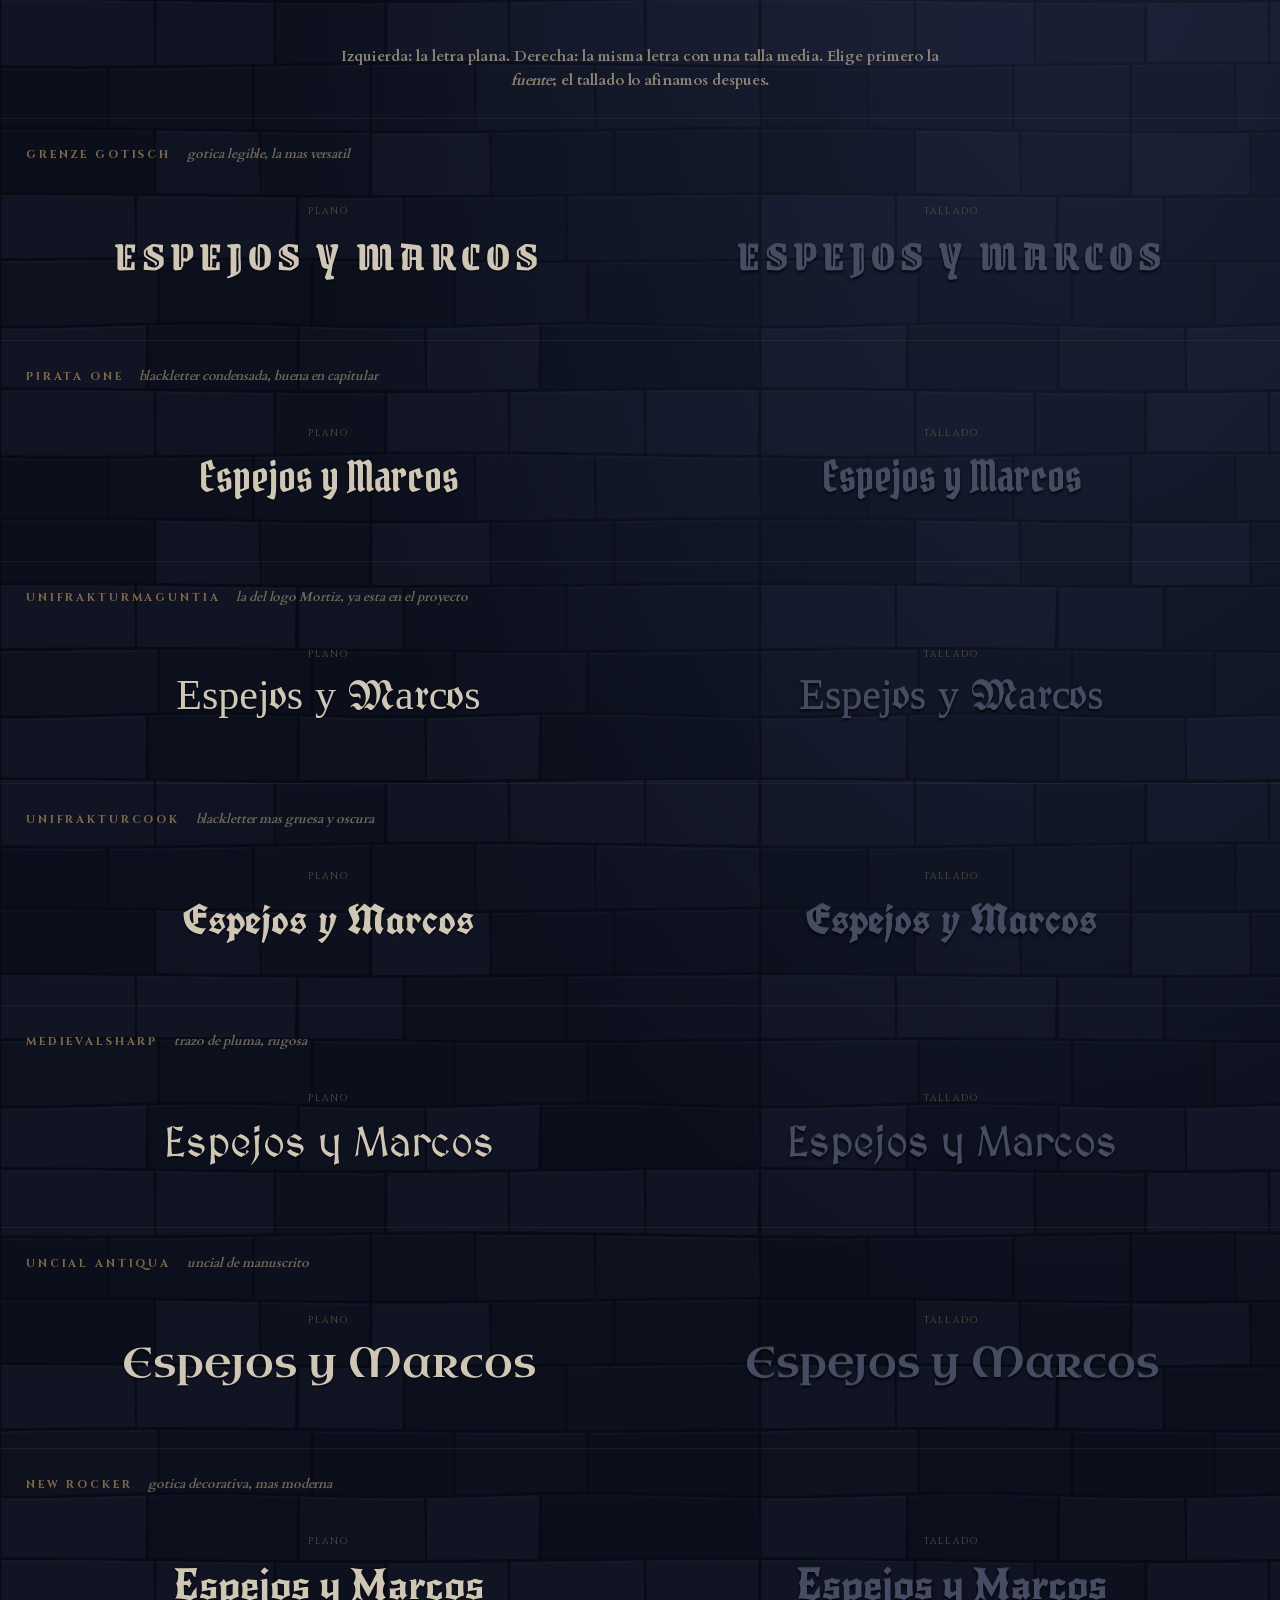
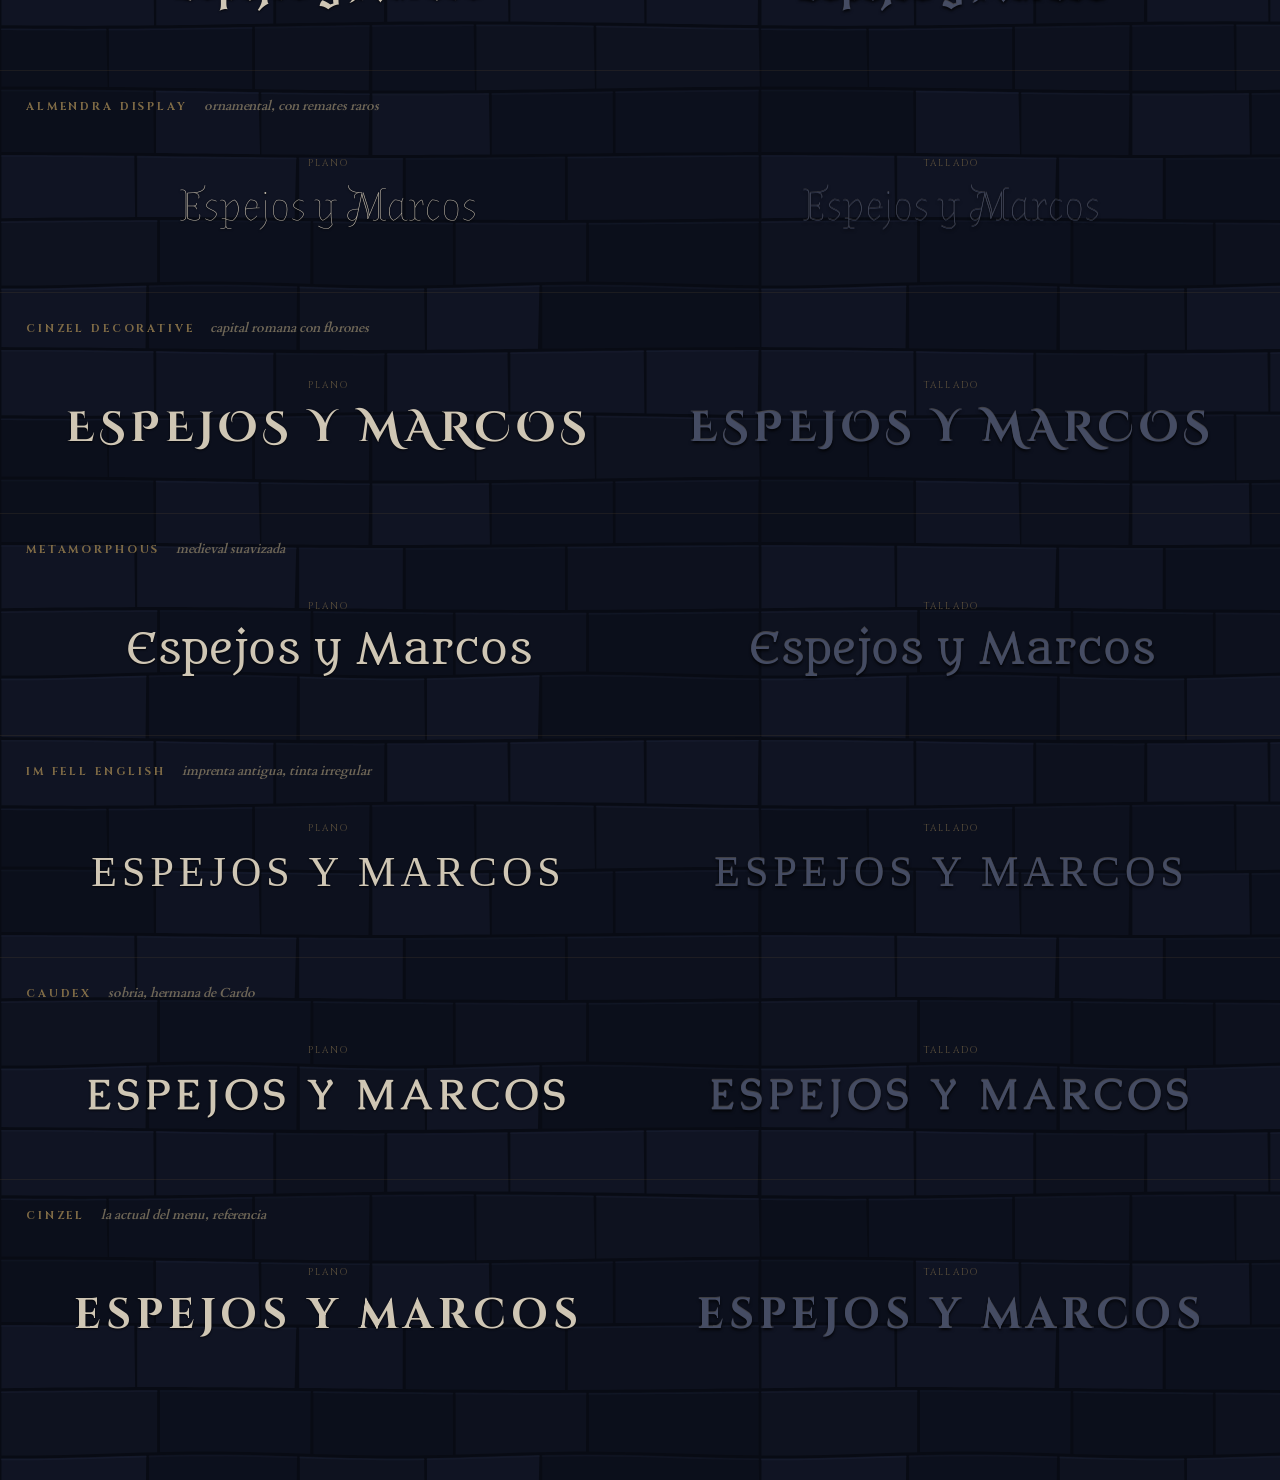
<file: _fuentes.html>
<!doctype html>
<html lang="es">
<head>
<meta charset="utf-8">
<meta name="viewport" content="width=device-width, initial-scale=1">
<title>Mortiz &middot; fuentes goticas</title>
<link rel="preconnect" href="https://fonts.googleapis.com">
<link rel="preconnect" href="https://fonts.gstatic.com" crossorigin>
<link rel="stylesheet" href="https://fonts.googleapis.com/css2?family=Grenze+Gotisch:wght@400..900&family=Pirata+One&family=UnifrakturCook:wght@700&family=MedievalSharp&family=Uncial+Antiqua&family=New+Rocker&family=Almendra+Display&family=Cinzel+Decorative:wght@400;700;900&family=Metamorphous&family=IM+Fell+English:ital@0;1&family=Caudex:wght@400;700&display=swap">
<style>
@font-face {
    font-family: "UnifrakturMaguntia";
    src: url("assets/fonts/unifraktur-mortiz.woff2") format("woff2");
    font-weight: 400;
}
@font-face {
    font-family: "Cinzel";
    src: url("assets/fonts/cinzel.woff2") format("woff2");
    font-weight: 400 700;
}
@font-face {
    font-family: "Cardo";
    src: url("assets/fonts/cardo-700.woff2") format("woff2");
    font-weight: 700;
}

* { box-sizing: border-box; }

body {
    margin: 0;
    padding: 0 0 80px;
    background-color: #070a13;
    background-image: radial-gradient(96% 74% at 84% -4%, rgb(104 120 186 / 0.15), transparent 64%),
        url("assets/img/ui/wall.svg"),
        linear-gradient(180deg, #0c1020 0, #090c17 32%, #06080f 72%, #04050b 100%);
    background-size: auto, 760px 390px, auto;
    background-repeat: no-repeat, repeat, repeat;
    color: #cfc6b4;
    font-family: "Cardo", Georgia, serif;
}

header {
    padding: 44px 26px 26px;
    text-align: center;
}

header p {
    max-width: 640px;
    margin: 0 auto;
    font-size: 15px;
    line-height: 1.6;
    color: #8d8471;
}

.fila {
    border-top: 1px solid rgb(120 92 58 / 0.16);
    padding: 26px 26px 34px;
}

.nombre {
    font-family: "Cinzel", serif;
    font-size: 11px;
    font-weight: 700;
    letter-spacing: 0.26em;
    text-transform: uppercase;
    color: #7e6a45;
}

.nota {
    font-size: 13px;
    color: #6f6757;
    font-style: italic;
    margin-left: 10px;
    letter-spacing: 0;
    text-transform: none;
    font-family: "Cardo", serif;
}

.par {
    display: grid;
    grid-template-columns: 1fr 1fr;
    gap: 18px;
    margin-top: 16px;
}

@media (max-width: 860px) {
    .par { grid-template-columns: 1fr; }
}

.celda {
    padding: 26px 14px;
    text-align: center;
}

.celda span {
    display: block;
    margin-bottom: 14px;
    font-family: "Cinzel", serif;
    font-size: 9px;
    letter-spacing: 0.24em;
    text-transform: uppercase;
    color: #574c3a;
}

.t {
    margin: 0;
    font-size: 42px;
    line-height: 1.16;
    font-weight: 700;
}

.plano .t {
    color: #cfc6b4;
    text-shadow: 0 1px 2px rgb(2 2 6 / 0.85);
}

.tallado .t {
    color: #454c63;
    text-shadow:
        0 -1px 0 rgb(212 202 182 / 0.26),
        0 2px 3px rgb(0 0 0 / 0.82);
}

.caps { text-transform: uppercase; letter-spacing: 0.12em; }

.f-grenze .t { font-family: "Grenze Gotisch", serif; font-weight: 700; }
.f-pirata .t { font-family: "Pirata One", serif; font-weight: 400; }
.f-unifraktur .t { font-family: "UnifrakturMaguntia", serif; font-weight: 400; }
.f-cook .t { font-family: "UnifrakturCook", serif; font-weight: 700; }
.f-medieval .t { font-family: "MedievalSharp", serif; font-weight: 400; }
.f-uncial .t { font-family: "Uncial Antiqua", serif; font-weight: 400; }
.f-rocker .t { font-family: "New Rocker", serif; font-weight: 400; }
.f-almendra .t { font-family: "Almendra Display", serif; font-weight: 400; }
.f-cinzeld .t { font-family: "Cinzel Decorative", serif; font-weight: 700; }
.f-metamorphous .t { font-family: "Metamorphous", serif; font-weight: 400; }
.f-fell .t { font-family: "IM Fell English", serif; font-weight: 400; }
.f-caudex .t { font-family: "Caudex", serif; font-weight: 700; }
.f-cinzel .t { font-family: "Cinzel", serif; font-weight: 700; }
</style>
</head>
<body>

<header>
    <p>Izquierda: la letra plana. Derecha: la misma letra con una talla media.
        Elige primero la <em>fuente</em>; el tallado lo afinamos despues.</p>
</header>

<div class="fila f-grenze">
    <div class="nombre">Grenze Gotisch <span class="nota">gotica legible, la mas versatil</span></div>
    <div class="par">
        <div class="celda plano"><span>plano</span>
            <p class="t caps">Espejos y Marcos</p></div>
        <div class="celda tallado"><span>tallado</span>
            <p class="t caps">Espejos y Marcos</p></div>
    </div>
</div>

<div class="fila f-pirata">
    <div class="nombre">Pirata One <span class="nota">blackletter condensada, buena en capitular</span></div>
    <div class="par">
        <div class="celda plano"><span>plano</span>
            <p class="t">Espejos y Marcos</p></div>
        <div class="celda tallado"><span>tallado</span>
            <p class="t">Espejos y Marcos</p></div>
    </div>
</div>

<div class="fila f-unifraktur">
    <div class="nombre">UnifrakturMaguntia <span class="nota">la del logo Mortiz, ya esta en el proyecto</span></div>
    <div class="par">
        <div class="celda plano"><span>plano</span>
            <p class="t">Espejos y Marcos</p></div>
        <div class="celda tallado"><span>tallado</span>
            <p class="t">Espejos y Marcos</p></div>
    </div>
</div>

<div class="fila f-cook">
    <div class="nombre">UnifrakturCook <span class="nota">blackletter mas gruesa y oscura</span></div>
    <div class="par">
        <div class="celda plano"><span>plano</span>
            <p class="t">Espejos y Marcos</p></div>
        <div class="celda tallado"><span>tallado</span>
            <p class="t">Espejos y Marcos</p></div>
    </div>
</div>

<div class="fila f-medieval">
    <div class="nombre">MedievalSharp <span class="nota">trazo de pluma, rugosa</span></div>
    <div class="par">
        <div class="celda plano"><span>plano</span>
            <p class="t">Espejos y Marcos</p></div>
        <div class="celda tallado"><span>tallado</span>
            <p class="t">Espejos y Marcos</p></div>
    </div>
</div>

<div class="fila f-uncial">
    <div class="nombre">Uncial Antiqua <span class="nota">uncial de manuscrito</span></div>
    <div class="par">
        <div class="celda plano"><span>plano</span>
            <p class="t">Espejos y Marcos</p></div>
        <div class="celda tallado"><span>tallado</span>
            <p class="t">Espejos y Marcos</p></div>
    </div>
</div>

<div class="fila f-rocker">
    <div class="nombre">New Rocker <span class="nota">gotica decorativa, mas moderna</span></div>
    <div class="par">
        <div class="celda plano"><span>plano</span>
            <p class="t">Espejos y Marcos</p></div>
        <div class="celda tallado"><span>tallado</span>
            <p class="t">Espejos y Marcos</p></div>
    </div>
</div>

<div class="fila f-almendra">
    <div class="nombre">Almendra Display <span class="nota">ornamental, con remates raros</span></div>
    <div class="par">
        <div class="celda plano"><span>plano</span>
            <p class="t">Espejos y Marcos</p></div>
        <div class="celda tallado"><span>tallado</span>
            <p class="t">Espejos y Marcos</p></div>
    </div>
</div>

<div class="fila f-cinzeld">
    <div class="nombre">Cinzel Decorative <span class="nota">capital romana con florones</span></div>
    <div class="par">
        <div class="celda plano"><span>plano</span>
            <p class="t caps">Espejos y Marcos</p></div>
        <div class="celda tallado"><span>tallado</span>
            <p class="t caps">Espejos y Marcos</p></div>
    </div>
</div>

<div class="fila f-metamorphous">
    <div class="nombre">Metamorphous <span class="nota">medieval suavizada</span></div>
    <div class="par">
        <div class="celda plano"><span>plano</span>
            <p class="t">Espejos y Marcos</p></div>
        <div class="celda tallado"><span>tallado</span>
            <p class="t">Espejos y Marcos</p></div>
    </div>
</div>

<div class="fila f-fell">
    <div class="nombre">IM Fell English <span class="nota">imprenta antigua, tinta irregular</span></div>
    <div class="par">
        <div class="celda plano"><span>plano</span>
            <p class="t caps">Espejos y Marcos</p></div>
        <div class="celda tallado"><span>tallado</span>
            <p class="t caps">Espejos y Marcos</p></div>
    </div>
</div>

<div class="fila f-caudex">
    <div class="nombre">Caudex <span class="nota">sobria, hermana de Cardo</span></div>
    <div class="par">
        <div class="celda plano"><span>plano</span>
            <p class="t caps">Espejos y Marcos</p></div>
        <div class="celda tallado"><span>tallado</span>
            <p class="t caps">Espejos y Marcos</p></div>
    </div>
</div>

<div class="fila f-cinzel">
    <div class="nombre">Cinzel <span class="nota">la actual del menu, referencia</span></div>
    <div class="par">
        <div class="celda plano"><span>plano</span>
            <p class="t caps">Espejos y Marcos</p></div>
        <div class="celda tallado"><span>tallado</span>
            <p class="t caps">Espejos y Marcos</p></div>
    </div>
</div>

</body>
</html>
</file>
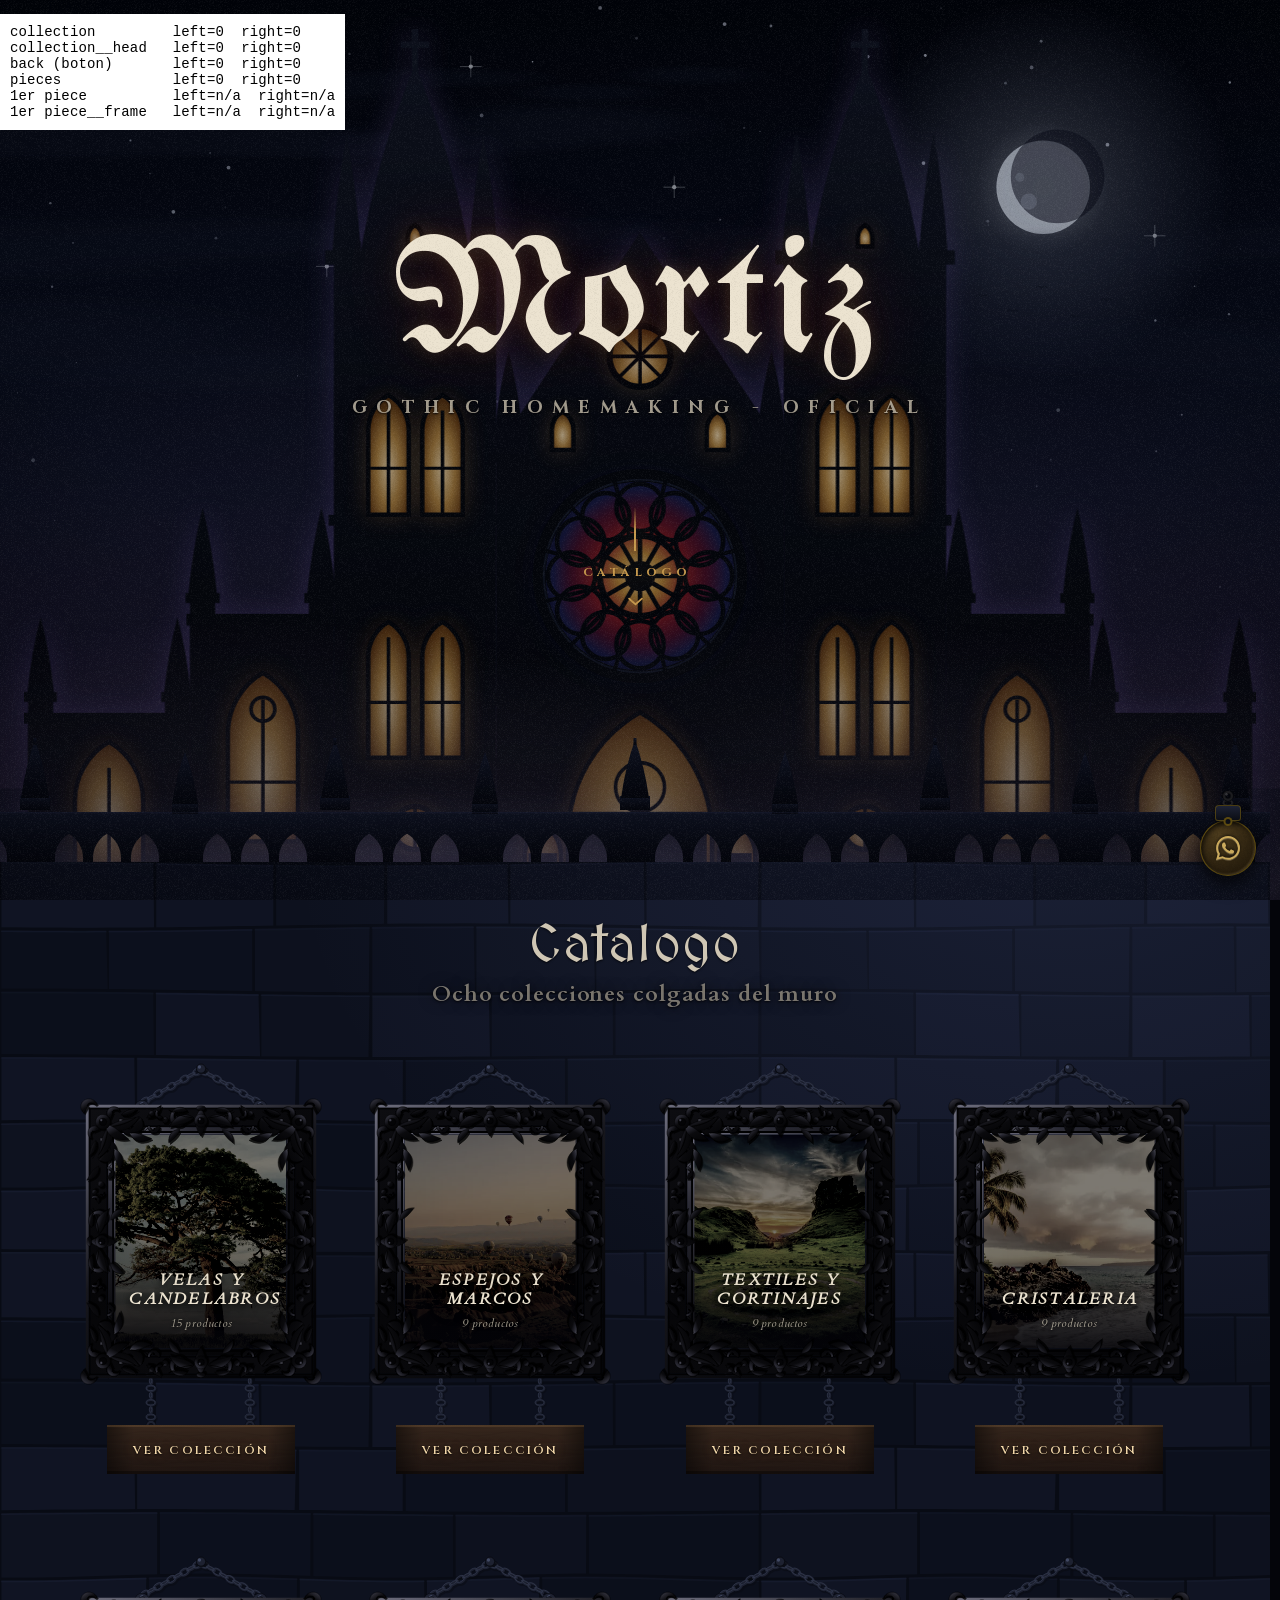
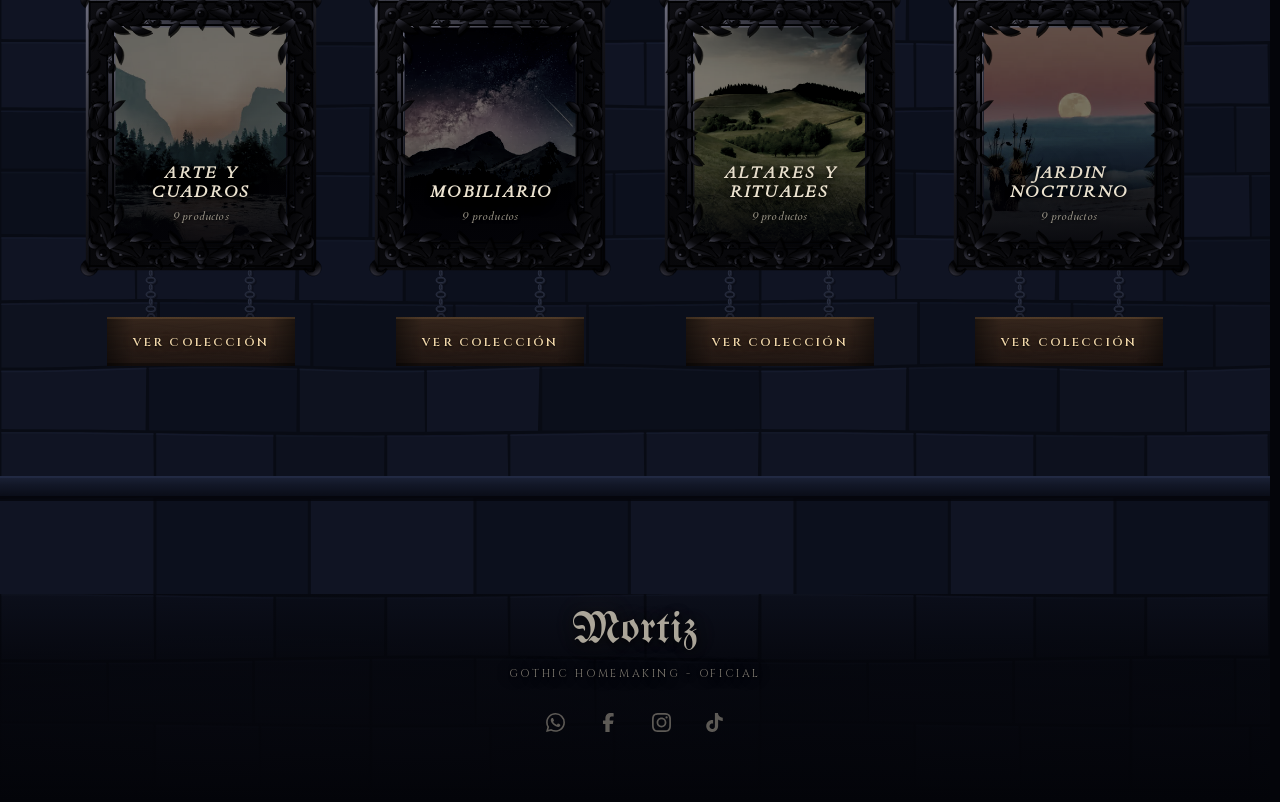
<file: _p.html>
<!doctype html>
<html lang="es">

<head>
    <meta charset="utf-8">
    <meta name="viewport" content="width=device-width, initial-scale=1">
    <title>Mortiz &middot; Gothic Homemaking</title>
    <meta name="description" content="Objetos para habitar la penumbra. Catalogo de decoracion gotica para el hogar.">
    <meta name="theme-color" content="#04050a">

    <link rel="icon" href="assets/img/favicon.png">
    <link rel="apple-touch-icon" href="assets/img/apple-touch-icon.png">

    <link rel="preload" href="assets/fonts/unifraktur-mortiz.woff2" as="font" type="font/woff2" crossorigin>
    <link rel="preload" href="assets/fonts/cinzel.woff2" as="font" type="font/woff2" crossorigin>
    <link rel="stylesheet" href="assets/css/styles.css">

    <script>(function () {
        var d = document.documentElement;
        d.classList.add("js");
        if (!/[?&]c=/.test(location.search)) d.classList.add("intro", "dusk");
    })();</script>
<style>.piece{animation:none!important}</style>
</head>

<body>

<svg class="sprite" aria-hidden="true" xmlns="http://www.w3.org/2000/svg">
    <symbol id="icon-chevron" viewBox="0 0 24 24">
        <path d="M3 8 12 16l9-8"/>
    </symbol>
    <symbol id="icon-whatsapp" viewBox="0 0 24 24">
        <path d="M17.472 14.382c-.297-.149-1.758-.867-2.03-.967-.273-.099-.471-.148-.67.15-.197.297-.767.966-.94 1.164-.173.199-.347.223-.644.075-.297-.15-1.255-.463-2.39-1.475-.883-.788-1.48-1.761-1.653-2.059-.173-.297-.018-.458.13-.606.134-.133.298-.347.446-.52.149-.174.198-.298.298-.497.099-.198.05-.371-.025-.52-.075-.149-.669-1.612-.916-2.207-.242-.579-.487-.5-.669-.51-.173-.008-.371-.01-.57-.01-.198 0-.52.074-.792.372-.272.297-1.04 1.016-1.04 2.479 0 1.462 1.065 2.875 1.213 3.074.149.198 2.096 3.2 5.077 4.487.709.306 1.262.489 1.694.625.712.227 1.36.195 1.871.118.571-.085 1.758-.719 2.006-1.413.248-.694.248-1.289.173-1.413-.074-.124-.272-.198-.57-.347m-5.421 7.403h-.004a9.87 9.87 0 01-5.031-1.378l-.361-.214-3.741.982.998-3.648-.235-.374a9.86 9.86 0 01-1.51-5.26c.001-5.45 4.436-9.884 9.888-9.884 2.64 0 5.122 1.03 6.988 2.898a9.825 9.825 0 012.893 6.994c-.003 5.45-4.437 9.884-9.885 9.884m8.413-18.297A11.815 11.815 0 0012.05 0C5.495 0 .16 5.335.157 11.892c0 2.096.547 4.142 1.588 5.945L.057 24l6.305-1.654a11.882 11.882 0 005.683 1.448h.005c6.554 0 11.89-5.335 11.893-11.893a11.821 11.821 0 00-3.48-8.413Z"/>
    </symbol>
    <symbol id="icon-facebook" viewBox="6.627 4.486 11.342 19.47">
        <path d="M9.101 23.956v-8.245H6.627v-3.667h2.474v-1.58c0-4.085 1.848-5.978 5.858-5.978.401 0 .955.042 1.468.103a8.68 8.68 0 0 1 1.141.195v3.325a8.623 8.623 0 0 0-.653-.036 26.805 26.805 0 0 0-.733-.009c-.707 0-1.259.096-1.675.309a1.686 1.686 0 0 0-.679.622c-.258.42-.374.995-.374 1.752v1.297h3.919l-.386 2.103-.287 1.564h-3.246v8.245Z"/>
    </symbol>
    <symbol id="icon-instagram" viewBox="0 0 24 24">
        <path d="M7.0301.084c-1.2768.0602-2.1487.264-2.911.5634-.7888.3075-1.4575.72-2.1228 1.3877-.6652.6677-1.075 1.3368-1.3802 2.127-.2954.7638-.4956 1.6365-.552 2.914-.0564 1.2775-.0689 1.6882-.0626 4.947.0062 3.2586.0206 3.6671.0825 4.9473.061 1.2765.264 2.1482.5635 2.9107.308.7889.72 1.4573 1.388 2.1228.6679.6655 1.3365 1.0743 2.1285 1.38.7632.295 1.6361.4961 2.9134.552 1.2773.056 1.6884.069 4.9462.0627 3.2578-.0062 3.668-.0207 4.9478-.0814 1.28-.0607 2.147-.2652 2.9098-.5633.7889-.3086 1.4578-.72 2.1228-1.3881.665-.6682 1.0745-1.3378 1.3795-2.1284.2957-.7632.4966-1.636.552-2.9124.056-1.2809.0692-1.6898.063-4.948-.0063-3.2583-.021-3.6668-.0817-4.9465-.0607-1.2797-.264-2.1487-.5633-2.9117-.3084-.7889-.72-1.4568-1.3876-2.1228C21.2982 1.33 20.628.9208 19.8378.6165 19.074.321 18.2017.1197 16.9244.0645 15.6471.0093 15.236-.005 11.977.0014 8.718.0076 8.31.0215 7.0301.0839m.1402 21.6932c-1.17-.0509-1.8053-.2453-2.2287-.408-.5606-.216-.96-.4771-1.3819-.895-.422-.4178-.6811-.8186-.9-1.378-.1644-.4234-.3624-1.058-.4171-2.228-.0595-1.2645-.072-1.6442-.079-4.848-.007-3.2037.0053-3.583.0607-4.848.05-1.169.2456-1.805.408-2.2282.216-.5613.4762-.96.895-1.3816.4188-.4217.8184-.6814 1.3783-.9003.423-.1651 1.0575-.3614 2.227-.4171 1.2655-.06 1.6447-.072 4.848-.079 3.2033-.007 3.5835.005 4.8495.0608 1.169.0508 1.8053.2445 2.228.408.5608.216.96.4754 1.3816.895.4217.4194.6816.8176.9005 1.3787.1653.4217.3617 1.056.4169 2.2263.0602 1.2655.0739 1.645.0796 4.848.0058 3.203-.0055 3.5834-.061 4.848-.051 1.17-.245 1.8055-.408 2.2294-.216.5604-.4763.96-.8954 1.3814-.419.4215-.8181.6811-1.3783.9-.4224.1649-1.0577.3617-2.2262.4174-1.2656.0595-1.6448.072-4.8493.079-3.2045.007-3.5825-.006-4.848-.0608M16.953 5.5864A1.44 1.44 0 1 0 18.39 4.144a1.44 1.44 0 0 0-1.437 1.4424M5.8385 12.012c.0067 3.4032 2.7706 6.1557 6.173 6.1493 3.4026-.0065 6.157-2.7701 6.1506-6.1733-.0065-3.4032-2.771-6.1565-6.174-6.1498-3.403.0067-6.156 2.771-6.1496 6.1738M8 12.0077a4 4 0 1 1 4.008 3.9921A3.9996 3.9996 0 0 1 8 12.0077"/>
    </symbol>
    <symbol id="icon-tiktok" viewBox="0 0 24 24">
        <path d="M12.525.02c1.31-.02 2.61-.01 3.91-.02.08 1.53.63 3.09 1.75 4.17 1.12 1.11 2.7 1.62 4.24 1.79v4.03c-1.44-.05-2.89-.35-4.2-.97-.57-.26-1.1-.59-1.62-.93-.01 2.92.01 5.84-.02 8.75-.08 1.4-.54 2.79-1.35 3.94-1.31 1.92-3.58 3.17-5.91 3.21-1.43.08-2.86-.31-4.08-1.03-2.02-1.19-3.44-3.37-3.65-5.71-.02-.5-.03-1-.01-1.49.18-1.9 1.12-3.72 2.58-4.96 1.66-1.44 3.98-2.13 6.15-1.72.02 1.48-.04 2.96-.04 4.44-.99-.32-2.15-.23-3.02.37-.63.41-1.11 1.04-1.36 1.75-.21.51-.15 1.07-.14 1.61.24 1.64 1.82 3.02 3.5 2.87 1.12-.01 2.19-.66 2.77-1.61.19-.33.4-.67.41-1.06.1-1.79.06-3.57.07-5.36.01-4.03-.01-8.05.02-12.07z"/>
    </symbol>
</svg>

<div class="backdrop" aria-hidden="true">
    <div class="backdrop__sky">
        <svg class="sky" xmlns="http://www.w3.org/2000/svg" viewBox="0 0 1600 1000"
             width="100%" height="100%" preserveAspectRatio="xMidYMin slice">
            <defs>
                <linearGradient id="sky-g-sky" x1="0" y1="0" x2="0" y2="1">
                    <stop offset="0" stop-color="#02030a"/>
                    <stop offset=".28" stop-color="#070a18"/>
                    <stop offset=".55" stop-color="#0e1226"/>
                    <stop offset=".78" stop-color="#1a1730"/>
                    <stop offset="1" stop-color="#2b2038"/>
                </linearGradient>
                <radialGradient id="sky-g-horizon" cx=".5" cy="1" r=".72">
                    <stop offset="0" stop-color="#6b4a63" stop-opacity=".55"/>
                    <stop offset=".45" stop-color="#3a2c4c" stop-opacity=".30"/>
                    <stop offset="1" stop-color="#3a2c4c" stop-opacity="0"/>
                </radialGradient>
                <radialGradient id="sky-g-moon" cx=".5" cy=".5" r=".5">
                    <stop offset="0" stop-color="#eef3ff" stop-opacity=".55"/>
                    <stop offset=".35" stop-color="#c9d4f0" stop-opacity=".20"/>
                    <stop offset="1" stop-color="#8fa2d8" stop-opacity="0"/>
                </radialGradient>
                <linearGradient id="sky-g-stone" gradientUnits="userSpaceOnUse" x1="0" y1="0" x2="0" y2="1000">
                    <stop offset="0" stop-color="#141828"/>
                    <stop offset=".45" stop-color="#0a0c16"/>
                    <stop offset="1" stop-color="#04050a"/>
                </linearGradient>
                <radialGradient id="sky-g-glass" cx=".5" cy=".62" r=".72">
                    <stop offset="0" stop-color="#f6dcb0"/>
                    <stop offset=".42" stop-color="#b98a45"/>
                    <stop offset=".78" stop-color="#6b3f16"/>
                    <stop offset="1" stop-color="#2a170a"/>
                </radialGradient>
                <radialGradient id="sky-g-rose" cx=".5" cy=".5" r=".5">
                    <stop offset="0" stop-color="#f2d5a4"/>
                    <stop offset=".22" stop-color="#bd8a3c"/>
                    <stop offset=".46" stop-color="#7d1a24"/>
                    <stop offset=".68" stop-color="#46102a"/>
                    <stop offset=".86" stop-color="#1b1d49"/>
                    <stop offset="1" stop-color="#0d0f29"/>
                </radialGradient>
                <radialGradient id="sky-g-cloud" cx=".5" cy=".5" r=".5">
                    <stop offset="0" stop-color="#1b2136"/>
                    <stop offset=".5" stop-color="#1b2136" stop-opacity=".85"/>
                    <stop offset="1" stop-color="#1b2136" stop-opacity="0"/>
                </radialGradient>
                <radialGradient id="sky-g-fog" cx=".5" cy=".5" r=".5">
                    <stop offset="0" stop-color="#8e7fa6" stop-opacity=".40"/>
                    <stop offset="1" stop-color="#8e7fa6" stop-opacity="0"/>
                </radialGradient>
                <linearGradient id="sky-g-sky-day" x1="0" y1="0" x2="0" y2="1">
                    <stop offset="0" stop-color="#3f6490"/>
                    <stop offset=".35" stop-color="#6f93b8"/>
                    <stop offset=".7" stop-color="#a8bed2"/>
                    <stop offset="1" stop-color="#cfd8de"/>
                </linearGradient>
                <linearGradient id="sky-g-sky-dusk" x1="0" y1="0" x2="0" y2="1">
                    <stop offset="0" stop-color="#152040"/>
                    <stop offset=".3" stop-color="#3b3560"/>
                    <stop offset=".58" stop-color="#8a4f5e"/>
                    <stop offset=".8" stop-color="#c9713f"/>
                    <stop offset="1" stop-color="#e8a35c"/>
                </linearGradient>
                <radialGradient id="sky-g-sun" cx=".5" cy=".5" r=".5">
                    <stop offset="0" stop-color="#fff6e2"/>
                    <stop offset=".28" stop-color="#ffe7b0" stop-opacity=".9"/>
                    <stop offset=".6" stop-color="#f7c877" stop-opacity=".35"/>
                    <stop offset="1" stop-color="#f0b060" stop-opacity="0"/>
                </radialGradient>
                <filter id="sky-f-soft" x="-30%" y="-120%" width="160%" height="340%">
                    <feGaussianBlur stdDeviation="16"/>
                </filter>
                <filter id="sky-f-halo" x="-25%" y="-25%" width="150%" height="150%">
                    <feGaussianBlur stdDeviation="16"/>
                </filter>
                <filter id="sky-f-bloom" x="-45%" y="-45%" width="190%" height="190%">
                    <feGaussianBlur stdDeviation="13"/>
                </filter>
                <g id="sky-mL">
                    <rect x="120" y="800" width="180" height="200"/>
                    <rect x="116" y="792" width="188" height="12"/>
                    <rect x="120" y="778" width="28" height="222"/>
                    <rect x="272" y="778" width="28" height="222"/>
                    <rect x="116" y="769" width="36" height="11"/>
                    <path d="M119,771Q123.8,724.2 134,686Q144.2,724.2 149,771Z"/>
                    <rect x="268" y="769" width="36" height="11"/>
                    <path d="M271,771Q275.8,724.2 286,686Q296.2,724.2 301,771Z"/>
                    <rect x="300" y="690" width="160" height="310"/>
                    <rect x="296" y="682" width="168" height="13"/>
                    <rect x="300" y="668" width="28" height="332"/>
                    <rect x="432" y="668" width="28" height="332"/>
                    <rect x="295" y="659" width="38" height="11"/>
                    <path d="M298,661Q303.1,607.6 314,564Q324.9,607.6 330,661Z"/>
                    <rect x="427" y="659" width="38" height="11"/>
                    <path d="M430,661Q435.1,607.6 446,564Q456.9,607.6 462,661Z"/>
                    <rect x="460" y="290" width="180" height="710"/>
                    <rect x="460" y="268" width="30" height="732"/>
                    <rect x="610" y="268" width="30" height="732"/>
                    <rect x="450" y="278" width="200" height="16"/>
                    <rect x="454" y="572" width="192" height="12"/>
                    <rect x="454" y="842" width="192" height="11"/>
                    <path d="M488,290Q507.8,170.1 550,72Q592.2,170.1 612,290Z"/>
                    <path d="M526,274L550,208L574,274Z"/>
                    <rect x="455" y="279" width="38" height="11"/>
                    <path d="M458,281Q463.1,207.8 474,148Q484.9,207.8 490,281Z"/>
                    <rect x="607" y="279" width="38" height="11"/>
                    <path d="M610,281Q615.1,207.8 626,148Q636.9,207.8 642,281Z"/>
                    <rect x="546.5" y="32" width="7" height="52"/>
                    <rect x="534" y="46" width="32" height="7"/>
                </g>
                <g id="sky-gL">
                    <path d="M172,960L172,890A76,76 0 0 1 210,824.2A76,76 0 0 1 248,890L248,960Z"
                          fill="url(#sky-g-glass)"/>
                    <path d="M342,935L342,815A78,78 0 0 1 381,747.5A78,78 0 0 1 420,815L420,935Z"
                          fill="url(#sky-g-glass)"/>
                    <path d="M498,572L498,478A45,45 0 0 1 520.5,439A45,45 0 0 1 543,478L543,572Z"
                          fill="url(#sky-g-glass)"/>
                    <path d="M558,572L558,478A45,45 0 0 1 580.5,439A45,45 0 0 1 603,478L603,572Z"
                          fill="url(#sky-g-glass)"/>
                    <path d="M498,842L498,730A45,45 0 0 1 520.5,691A45,45 0 0 1 543,730L543,842Z"
                          fill="url(#sky-g-glass)"/>
                    <path d="M558,842L558,730A45,45 0 0 1 580.5,691A45,45 0 0 1 603,730L603,842Z"
                          fill="url(#sky-g-glass)"/>
                    <circle cx="550" cy="920" r="24" fill="url(#sky-g-glass)"/>
                    <path d="M542,274L542,264A16,16 0 0 1 550,250.1A16,16 0 0 1 558,264L558,274Z"
                          fill="url(#sky-g-glass)"/>
                </g>
                <g id="sky-lL">
                    <path d="M172,960L172,890A76,76 0 0 1 210,824.2A76,76 0 0 1 248,890L248,960Z" fill="none"
                          stroke="#06070d" stroke-width="5"/>
                    <line x1="210" y1="960" x2="210" y2="853.1" stroke="#06070d" stroke-width="4"/>
                    <line x1="174" y1="921.5" x2="246" y2="921.5" stroke="#06070d" stroke-width="3.5"/>
                    <path d="M342,935L342,815A78,78 0 0 1 381,747.5A78,78 0 0 1 420,815L420,935Z" fill="none"
                          stroke="#06070d" stroke-width="5"/>
                    <line x1="381" y1="935" x2="381" y2="777.1" stroke="#06070d" stroke-width="4"/>
                    <line x1="344" y1="869" x2="418" y2="869" stroke="#06070d" stroke-width="3.5"/>
                    <circle cx="381" cy="788" r="13.3" fill="none" stroke="#06070d" stroke-width="4"/>
                    <path d="M498,572L498,478A45,45 0 0 1 520.5,439A45,45 0 0 1 543,478L543,572Z" fill="none"
                          stroke="#06070d" stroke-width="5"/>
                    <line x1="520.5" y1="572" x2="520.5" y2="456.1" stroke="#06070d" stroke-width="4"/>
                    <line x1="500" y1="520.3" x2="541" y2="520.3" stroke="#06070d" stroke-width="3.5"/>
                    <path d="M558,572L558,478A45,45 0 0 1 580.5,439A45,45 0 0 1 603,478L603,572Z" fill="none"
                          stroke="#06070d" stroke-width="5"/>
                    <line x1="580.5" y1="572" x2="580.5" y2="456.1" stroke="#06070d" stroke-width="4"/>
                    <line x1="560" y1="520.3" x2="601" y2="520.3" stroke="#06070d" stroke-width="3.5"/>
                    <path d="M498,842L498,730A45,45 0 0 1 520.5,691A45,45 0 0 1 543,730L543,842Z" fill="none"
                          stroke="#06070d" stroke-width="5"/>
                    <line x1="520.5" y1="842" x2="520.5" y2="708.1" stroke="#06070d" stroke-width="4"/>
                    <line x1="500" y1="780.4" x2="541" y2="780.4" stroke="#06070d" stroke-width="3.5"/>
                    <path d="M558,842L558,730A45,45 0 0 1 580.5,691A45,45 0 0 1 603,730L603,842Z" fill="none"
                          stroke="#06070d" stroke-width="5"/>
                    <line x1="580.5" y1="842" x2="580.5" y2="708.1" stroke="#06070d" stroke-width="4"/>
                    <line x1="560" y1="780.4" x2="601" y2="780.4" stroke="#06070d" stroke-width="3.5"/>
                    <circle cx="550" cy="920" r="24" fill="none" stroke="#06070d" stroke-width="6"/>
                    <line x1="550" y1="896" x2="550" y2="944" stroke="#06070d" stroke-width="4"/>
                    <path d="M542,274L542,264A16,16 0 0 1 550,250.1A16,16 0 0 1 558,264L558,274Z" fill="none"
                          stroke="#06070d" stroke-width="5"/>
                </g>
                <g id="sky-mass">
                    <use href="#sky-mL"/>
                    <use href="#sky-mL" transform="translate(1600,0) scale(-1,1)"/>
                    <rect x="640" y="510" width="320" height="490"/>
                    <path d="M634,510L800,258L966,510Z"/>
                    <rect x="628" y="496" width="344" height="18"/>
                    <rect x="640" y="492" width="28" height="508"/>
                    <rect x="932" y="492" width="28" height="508"/>
                    <rect x="635" y="483" width="38" height="11"/>
                    <path d="M638,485Q643.1,432.8 654,390Q664.9,432.8 670,485Z"/>
                    <rect x="927" y="483" width="38" height="11"/>
                    <path d="M930,485Q935.1,432.8 946,390Q956.9,432.8 962,485Z"/>
                    <rect x="636" y="770" width="328" height="15"/>
                </g>
                <g id="sky-glassG">
                    <use href="#sky-gL"/>
                    <use href="#sky-gL" transform="translate(1600,0) scale(-1,1)"/>
                    <circle cx="800" cy="396" r="34" fill="url(#sky-g-glass)"/>
                    <path d="M702,500L702,478A24,24 0 0 1 714,457.2A24,24 0 0 1 726,478L726,500Z"
                          fill="url(#sky-g-glass)"/>
                    <path d="M874,500L874,478A24,24 0 0 1 886,457.2A24,24 0 0 1 898,478L898,500Z"
                          fill="url(#sky-g-glass)"/>
                    <circle cx="800" cy="640" r="112" fill="url(#sky-g-rose)"/>
                    <path d="M720,1000L720,930A160,160 0 0 1 800,791.4A160,160 0 0 1 880,930L880,1000Z"
                          fill="url(#sky-g-glass)"/>
                    <path d="M672,1000L672,950A40,40 0 0 1 692,915.4A40,40 0 0 1 712,950L712,1000Z"
                          fill="url(#sky-g-glass)"/>
                    <path d="M888,1000L888,950A40,40 0 0 1 908,915.4A40,40 0 0 1 928,950L928,1000Z"
                          fill="url(#sky-g-glass)"/>
                </g>
            </defs>
            <rect width="1600" height="1000" fill="url(#sky-g-sky)"/>
            <rect width="1600" height="1000" fill="url(#sky-g-horizon)"/>
            <rect class="sky__dusk" width="1600" height="1000" fill="url(#sky-g-sky-dusk)"/>
            <rect class="sky__day" width="1600" height="1000" fill="url(#sky-g-sky-day)"/>
            <g class="sky__stars">
                <g class="sky__twinkle sky__twinkle--a">
                    <circle cx="99.4" cy="491.5" r="0.7" fill="#e6ecff" opacity="0.11"/>
                    <circle cx="125.7" cy="511.4" r="2.1" fill="#e6ecff" opacity="0.31"/>
                    <circle cx="1593" cy="66.5" r="0.9" fill="#e6ecff" opacity="0.26"/>
                    <circle cx="842.6" cy="972.2" r="0.7" fill="#e6ecff" opacity="0.04"/>
                    <circle cx="1235.1" cy="74.9" r="2.1" fill="#e6ecff" opacity="0.46"/>
                    <circle cx="1117" cy="61.7" r="1.6" fill="#e6ecff" opacity="0.76"/>
                    <circle cx="266.5" cy="582.8" r="0.9" fill="#e6ecff" opacity="0.21"/>
                    <circle cx="1245.7" cy="45.9" r="1.6" fill="#e6ecff" opacity="0.48"/>
                    <circle cx="1467.2" cy="276.6" r="0.9" fill="#e6ecff" opacity="0.25"/>
                    <circle cx="921.4" cy="853.3" r="0.7" fill="#e6ecff" opacity="0.18"/>
                    <circle cx="149.7" cy="578.2" r="0.7" fill="#e6ecff" opacity="0.25"/>
                    <circle cx="1416.2" cy="318" r="0.9" fill="#e6ecff" opacity="0.43"/>
                    <circle cx="826.4" cy="264.5" r="1.3" fill="#e6ecff" opacity="0.15"/>
                    <circle cx="108.4" cy="436.5" r="0.7" fill="#e6ecff" opacity="0.34"/>
                    <circle cx="1050.9" cy="428.4" r="0.7" fill="#e6ecff" opacity="0.23"/>
                    <circle cx="384.8" cy="734" r="1.3" fill="#e6ecff" opacity="0.16"/>
                    <circle cx="126.1" cy="81.2" r="1.1" fill="#e6ecff" opacity="0.54"/>
                    <circle cx="1264.7" cy="455.6" r="2.1" fill="#e6ecff" opacity="0.34"/>
                    <circle cx="1320.3" cy="906.7" r="1.1" fill="#e6ecff" opacity="0.05"/>
                    <circle cx="1213.4" cy="232.5" r="1.6" fill="#e6ecff" opacity="0.52"/>
                    <circle cx="983" cy="254.2" r="0.9" fill="#e6ecff" opacity="0.19"/>
                    <circle cx="581.7" cy="555.1" r="1.1" fill="#e6ecff" opacity="0.23"/>
                    <circle cx="816.4" cy="298.5" r="2.1" fill="#e6ecff" opacity="0.36"/>
                    <circle cx="1568.4" cy="532.4" r="1.3" fill="#e6ecff" opacity="0.30"/>
                    <circle cx="755.7" cy="345.2" r="0.9" fill="#e6ecff" opacity="0.34"/>
                    <circle cx="1186.9" cy="249.9" r="0.7" fill="#e6ecff" opacity="0.30"/>
                    <circle cx="806" cy="319.6" r="0.7" fill="#e6ecff" opacity="0.42"/>
                    <circle cx="610.6" cy="643.2" r="1.1" fill="#e6ecff" opacity="0.30"/>
                    <circle cx="1294.2" cy="621" r="0.9" fill="#e6ecff" opacity="0.11"/>
                    <circle cx="173.7" cy="402.8" r="0.7" fill="#e6ecff" opacity="0.43"/>
                    <circle cx="133.9" cy="784.1" r="2.1" fill="#e6ecff" opacity="0.11"/>
                    <circle cx="894" cy="26.8" r="2.1" fill="#e6ecff" opacity="0.64"/>
                    <circle cx="549.4" cy="847.7" r="1.1" fill="#e6ecff" opacity="0.17"/>
                    <circle cx="593.5" cy="875.7" r="1.6" fill="#e6ecff" opacity="0.10"/>
                    <circle cx="483.3" cy="757.3" r="1.1" fill="#e6ecff" opacity="0.18"/>
                    <circle cx="461.1" cy="280.9" r="0.7" fill="#e6ecff" opacity="0.21"/>
                    <circle cx="624" cy="128.2" r="2.1" fill="#e6ecff" opacity="0.50"/>
                    <circle cx="889.1" cy="244.1" r="1.1" fill="#e6ecff" opacity="0.37"/>
                    <circle cx="1139.2" cy="428.6" r="0.9" fill="#e6ecff" opacity="0.42"/>
                    <circle cx="1350.9" cy="633.1" r="1.3" fill="#e6ecff" opacity="0.11"/>
                    <circle cx="1076.8" cy="109.9" r="0.7" fill="#e6ecff" opacity="0.34"/>
                    <circle cx="1454.4" cy="349.1" r="1.3" fill="#e6ecff" opacity="0.49"/>
                    <circle cx="100" cy="706.2" r="0.9" fill="#e6ecff" opacity="0.10"/>
                    <circle cx="1596.1" cy="634.8" r="0.7" fill="#e6ecff" opacity="0.37"/>
                    <circle cx="585.6" cy="479.2" r="0.7" fill="#e6ecff" opacity="0.21"/>
                    <circle cx="1259.4" cy="625.4" r="0.7" fill="#e6ecff" opacity="0.10"/>
                </g>
                <g class="sky__twinkle sky__twinkle--b">
                    <circle cx="1543.3" cy="668.3" r="2.1" fill="#e6ecff" opacity="0.24"/>
                    <circle cx="1052.9" cy="62.8" r="2.1" fill="#e6ecff" opacity="0.84"/>
                    <circle cx="170" cy="269.9" r="0.9" fill="#e6ecff" opacity="0.54"/>
                    <circle cx="85.6" cy="363.6" r="2.1" fill="#e6ecff" opacity="0.47"/>
                    <circle cx="1259.4" cy="722.5" r="1.6" fill="#e6ecff" opacity="0.19"/>
                    <circle cx="1373.6" cy="501.5" r="1.1" fill="#e6ecff" opacity="0.36"/>
                    <circle cx="957.2" cy="435.2" r="2.1" fill="#e6ecff" opacity="0.17"/>
                    <circle cx="1547.4" cy="57.1" r="0.7" fill="#e6ecff" opacity="0.60"/>
                    <circle cx="1045.7" cy="793.9" r="0.9" fill="#e6ecff" opacity="0.18"/>
                    <circle cx="1186.4" cy="245.9" r="1.6" fill="#e6ecff" opacity="0.31"/>
                    <circle cx="439.2" cy="981.3" r="1.1" fill="#e6ecff" opacity="0.04"/>
                    <circle cx="500.3" cy="483.4" r="1.1" fill="#e6ecff" opacity="0.32"/>
                    <circle cx="487.7" cy="821.6" r="2.1" fill="#e6ecff" opacity="0.21"/>
                    <circle cx="1025.9" cy="606.3" r="1.3" fill="#e6ecff" opacity="0.10"/>
                    <circle cx="706.9" cy="757.6" r="1.1" fill="#e6ecff" opacity="0.21"/>
                    <circle cx="476.4" cy="796.2" r="0.9" fill="#e6ecff" opacity="0.05"/>
                    <circle cx="453.9" cy="141.7" r="2.1" fill="#e6ecff" opacity="0.21"/>
                    <circle cx="30.4" cy="280.4" r="0.9" fill="#e6ecff" opacity="0.44"/>
                    <circle cx="81.1" cy="208.9" r="2.1" fill="#e6ecff" opacity="0.40"/>
                    <circle cx="244.8" cy="118" r="0.9" fill="#e6ecff" opacity="0.37"/>
                    <circle cx="1206" cy="943.9" r="2.1" fill="#e6ecff" opacity="0.13"/>
                    <circle cx="815.8" cy="629.3" r="1.3" fill="#e6ecff" opacity="0.25"/>
                    <circle cx="322.3" cy="169.9" r="1.1" fill="#e6ecff" opacity="0.35"/>
                    <circle cx="1536.6" cy="233" r="1.1" fill="#e6ecff" opacity="0.51"/>
                    <circle cx="1399.5" cy="446.2" r="1.1" fill="#e6ecff" opacity="0.11"/>
                    <circle cx="1402" cy="460.8" r="1.1" fill="#e6ecff" opacity="0.45"/>
                    <circle cx="155.7" cy="590.6" r="0.7" fill="#e6ecff" opacity="0.12"/>
                    <circle cx="223.1" cy="939.1" r="0.7" fill="#e6ecff" opacity="0.12"/>
                    <circle cx="255.5" cy="192.8" r="0.9" fill="#e6ecff" opacity="0.34"/>
                    <circle cx="679.2" cy="337.3" r="0.9" fill="#e6ecff" opacity="0.37"/>
                    <circle cx="1240.8" cy="540.3" r="1.1" fill="#e6ecff" opacity="0.25"/>
                    <circle cx="1041.8" cy="388.3" r="1.3" fill="#e6ecff" opacity="0.47"/>
                    <circle cx="702.8" cy="853.5" r="1.6" fill="#e6ecff" opacity="0.17"/>
                    <circle cx="1129.8" cy="438.6" r="0.9" fill="#e6ecff" opacity="0.44"/>
                    <circle cx="1317.3" cy="796.2" r="1.1" fill="#e6ecff" opacity="0.22"/>
                    <circle cx="134.4" cy="122.8" r="0.9" fill="#e6ecff" opacity="0.27"/>
                    <circle cx="339.3" cy="230.5" r="1.1" fill="#e6ecff" opacity="0.15"/>
                    <circle cx="4.4" cy="747.7" r="1.6" fill="#e6ecff" opacity="0.19"/>
                    <circle cx="1018.1" cy="708.1" r="1.1" fill="#e6ecff" opacity="0.29"/>
                    <circle cx="945.5" cy="28.9" r="1.6" fill="#e6ecff" opacity="0.54"/>
                    <circle cx="564.9" cy="790.9" r="1.6" fill="#e6ecff" opacity="0.20"/>
                </g>
                <g class="sky__twinkle sky__twinkle--c">
                    <circle cx="796.1" cy="42.5" r="1.6" fill="#e6ecff" opacity="0.25"/>
                    <circle cx="680.6" cy="68.6" r="0.9" fill="#e6ecff" opacity="0.80"/>
                    <circle cx="144.8" cy="225.7" r="1.3" fill="#e6ecff" opacity="0.44"/>
                    <circle cx="401.8" cy="928.2" r="2.1" fill="#e6ecff" opacity="0.07"/>
                    <circle cx="933.3" cy="146.1" r="0.7" fill="#e6ecff" opacity="0.40"/>
                    <circle cx="1372.6" cy="356.1" r="1.3" fill="#e6ecff" opacity="0.56"/>
                    <circle cx="736.5" cy="230.8" r="0.9" fill="#e6ecff" opacity="0.18"/>
                    <circle cx="474.5" cy="184.4" r="1.6" fill="#e6ecff" opacity="0.55"/>
                    <circle cx="1256.4" cy="510.7" r="1.1" fill="#e6ecff" opacity="0.24"/>
                    <circle cx="915.8" cy="142" r="1.3" fill="#e6ecff" opacity="0.24"/>
                    <circle cx="1115" cy="181.2" r="2.1" fill="#e6ecff" opacity="0.74"/>
                    <circle cx="1533.2" cy="28" r="1.6" fill="#e6ecff" opacity="0.55"/>
                    <circle cx="640.7" cy="446.2" r="1.6" fill="#e6ecff" opacity="0.39"/>
                    <circle cx="1455.3" cy="91.7" r="1.3" fill="#e6ecff" opacity="0.71"/>
                    <circle cx="1007.6" cy="402.9" r="0.7" fill="#e6ecff" opacity="0.57"/>
                    <circle cx="788.7" cy="517.5" r="2.1" fill="#e6ecff" opacity="0.45"/>
                    <circle cx="328.8" cy="264.6" r="1.6" fill="#e6ecff" opacity="0.35"/>
                    <circle cx="305.9" cy="913.5" r="1.1" fill="#e6ecff" opacity="0.08"/>
                    <circle cx="1538.7" cy="215.4" r="1.3" fill="#e6ecff" opacity="0.48"/>
                    <circle cx="342.8" cy="186.2" r="2.1" fill="#e6ecff" opacity="0.56"/>
                    <circle cx="1188.2" cy="908.9" r="1.1" fill="#e6ecff" opacity="0.13"/>
                    <circle cx="281.5" cy="235.4" r="2.1" fill="#e6ecff" opacity="0.59"/>
                    <circle cx="233.8" cy="156" r="1.1" fill="#e6ecff" opacity="0.75"/>
                    <circle cx="419.5" cy="417.6" r="0.7" fill="#e6ecff" opacity="0.55"/>
                    <circle cx="1049.4" cy="423.7" r="0.7" fill="#e6ecff" opacity="0.53"/>
                    <circle cx="479.7" cy="539.6" r="0.9" fill="#e6ecff" opacity="0.24"/>
                    <circle cx="1319.4" cy="160.7" r="2.1" fill="#e6ecff" opacity="0.73"/>
                    <circle cx="146.4" cy="35.7" r="0.9" fill="#e6ecff" opacity="0.37"/>
                    <circle cx="1444.5" cy="652.1" r="0.9" fill="#e6ecff" opacity="0.36"/>
                    <circle cx="374.9" cy="363.8" r="0.7" fill="#e6ecff" opacity="0.13"/>
                    <circle cx="477.3" cy="59.9" r="1.3" fill="#e6ecff" opacity="0.22"/>
                    <circle cx="1171.1" cy="702.1" r="0.9" fill="#e6ecff" opacity="0.28"/>
                    <circle cx="125.3" cy="133.6" r="0.9" fill="#e6ecff" opacity="0.72"/>
                    <circle cx="1405.7" cy="370" r="0.7" fill="#e6ecff" opacity="0.18"/>
                    <circle cx="1206.1" cy="92.4" r="1.6" fill="#e6ecff" opacity="0.38"/>
                    <circle cx="146.8" cy="318.5" r="1.3" fill="#e6ecff" opacity="0.46"/>
                    <circle cx="755.7" cy="8.8" r="2.1" fill="#e6ecff" opacity="0.53"/>
                    <circle cx="1134.6" cy="9.2" r="1.1" fill="#e6ecff" opacity="0.20"/>
                    <circle cx="1212.9" cy="499.9" r="0.7" fill="#e6ecff" opacity="0.40"/>
                    <circle cx="1332.7" cy="618.1" r="0.9" fill="#e6ecff" opacity="0.19"/>
                    <circle cx="1353.6" cy="664.1" r="0.9" fill="#e6ecff" opacity="0.12"/>
                    <circle cx="1054.1" cy="791.2" r="1.6" fill="#e6ecff" opacity="0.22"/>
                </g>
                <g class="sky__flicker sky__flicker--1" opacity=".8">
                    <circle cx="228" cy="118" r="2.4" fill="#f2f6ff"/>
                    <path d="M216,118H240M228,106V130" stroke="#f2f6ff" stroke-width="1" opacity=".5"/>
                </g>
                <g class="sky__flicker sky__flicker--2" opacity=".8">
                    <circle cx="1372" cy="262" r="2.4" fill="#f2f6ff"/>
                    <path d="M1360,262H1384M1372,250V274" stroke="#f2f6ff" stroke-width="1" opacity=".5"/>
                </g>
                <g class="sky__flicker sky__flicker--3" opacity=".8">
                    <circle cx="612" cy="74" r="2.4" fill="#f2f6ff"/>
                    <path d="M600,74H624M612,62V86" stroke="#f2f6ff" stroke-width="1" opacity=".5"/>
                </g>
                <g class="sky__flicker sky__flicker--4" opacity=".8">
                    <circle cx="1042" cy="156" r="2.4" fill="#f2f6ff"/>
                    <path d="M1030,156H1054M1042,144V168" stroke="#f2f6ff" stroke-width="1" opacity=".5"/>
                </g>
                <g class="sky__flicker sky__flicker--5" opacity=".8">
                    <circle cx="838" cy="208" r="2.4" fill="#f2f6ff"/>
                    <path d="M826,208H850M838,196V220" stroke="#f2f6ff" stroke-width="1" opacity=".5"/>
                </g>
                <g class="sky__flicker sky__flicker--6" opacity=".8">
                    <circle cx="452" cy="296" r="2.4" fill="#f2f6ff"/>
                    <path d="M440,296H464M452,284V308" stroke="#f2f6ff" stroke-width="1" opacity=".5"/>
                </g>
            </g>
            <g class="sky__body">
                <g class="sky__sun">
                    <circle cx="1248" cy="208" r="190" fill="url(#sky-g-sun)"/>
                    <circle cx="1248" cy="208" r="52" fill="#fff4dc" opacity=".95"/>
                </g>
                <g class="sky__moon">
                    <circle class="sky__halo" cx="1248" cy="208" r="210" fill="url(#sky-g-moon)"/>
                    <circle cx="1248" cy="208" r="52" fill="#dfe6f7" opacity=".92"/>
                    <circle cx="1264" cy="196" r="52" fill="#0b0e1e" opacity=".55"/>
                    <circle cx="1232" cy="224" r="9" fill="#b9c3dd" opacity=".35"/>
                    <circle cx="1222" cy="197" r="5" fill="#b9c3dd" opacity=".30"/>
                </g>
            </g>
            <g>
                <g fill="url(#sky-g-cloud)" opacity="0.3">
                    <ellipse cx="-62.4" cy="164" rx="179.5" ry="27.4"/>
                    <ellipse cx="147.4" cy="155.1" rx="232.1" ry="27.2"/>
                    <ellipse cx="354.4" cy="154.8" rx="189.1" ry="23.4"/>
                    <ellipse cx="507.3" cy="161.5" rx="257.2" ry="18.3"/>
                    <ellipse cx="714.7" cy="139.9" rx="189.9" ry="28.5"/>
                </g>
                <g fill="url(#sky-g-cloud)" opacity="0.24">
                    <ellipse cx="63.5" cy="278.7" rx="351" ry="42.8"/>
                    <ellipse cx="346.6" cy="265.2" rx="258.3" ry="29.5"/>
                    <ellipse cx="646.5" cy="260.6" rx="358.9" ry="24.4"/>
                    <ellipse cx="991.2" cy="286.5" rx="204.5" ry="36"/>
                    <ellipse cx="1192.1" cy="284.6" rx="355.9" ry="32.7"/>
                    <ellipse cx="1583.7" cy="267.9" rx="224.1" ry="29.9"/>
                    <ellipse cx="1814.4" cy="250.8" rx="277.2" ry="23.9"/>
                    <ellipse cx="2128.8" cy="261.7" rx="250.8" ry="23.3"/>
                </g>
                <g fill="url(#sky-g-cloud)" opacity="0.2">
                    <ellipse cx="145.5" cy="369.8" rx="278.6" ry="48.9"/>
                    <ellipse cx="359.5" cy="410.6" rx="357.3" ry="31.3"/>
                    <ellipse cx="792.5" cy="403.3" rx="305.7" ry="47.9"/>
                    <ellipse cx="1047.3" cy="371.5" rx="243.9" ry="49.8"/>
                    <ellipse cx="1337.9" cy="385.8" rx="278.5" ry="41.9"/>
                    <ellipse cx="1682.7" cy="409.3" rx="345.7" ry="40.6"/>
                </g>
                <g fill="url(#sky-g-cloud)" opacity="0.22">
                    <ellipse cx="-94.9" cy="95.9" rx="117.9" ry="12"/>
                    <ellipse cx="31.2" cy="85.5" rx="137.1" ry="21.5"/>
                    <ellipse cx="160.8" cy="85.4" rx="146.2" ry="20.6"/>
                    <ellipse cx="330.4" cy="101.1" rx="112.7" ry="15"/>
                    <ellipse cx="458.9" cy="95.8" rx="118.5" ry="18.5"/>
                    <ellipse cx="579" cy="86.1" rx="136.9" ry="12.6"/>
                    <ellipse cx="742.8" cy="103.5" rx="93.7" ry="12.2"/>
                    <ellipse cx="854.8" cy="83.5" rx="94.9" ry="12.1"/>
                </g>
            </g>
            <g opacity=".5">
                <path d="M1173,330q3.5,-4.3 7,0q3.5,-4.3 7,0" fill="none" stroke="#0d1120" stroke-width="1.7"/>
                <path d="M1208.4,346q2.8,-3.5 5.6,0q2.8,-3.5 5.6,0" fill="none" stroke="#0d1120" stroke-width="1.7"/>
                <path d="M1239.7,320q3.1,-3.9 6.3,0q3.1,-3.9 6.3,0" fill="none" stroke="#0d1120" stroke-width="1.7"/>
                <path d="M1277.1,352q2.4,-3 4.9,0q2.4,-3 4.9,0" fill="none" stroke="#0d1120" stroke-width="1.7"/>
                <path d="M1312,334q3,-3.7 6,0q3,-3.7 6,0" fill="none" stroke="#0d1120" stroke-width="1.7"/>
                <path d="M1351.8,360q2.1,-2.6 4.2,0q2.1,-2.6 4.2,0" fill="none" stroke="#0d1120" stroke-width="1.7"/>
            </g>
            <g fill="#0a0d1c" opacity=".62">
                <rect x="26" y="706" width="62" height="294"/>
                <path d="M26,706Q35.9,629 57,566Q78.1,629 88,706Z"/>
                <rect x="1516" y="706" width="62" height="294"/>
                <path d="M1516,706Q1525.9,629 1547,566Q1568.1,629 1578,706Z"/>
                <rect x="-40" y="792" width="62" height="208"/>
                <path d="M-40,792Q-30.1,735.9 -9,690Q12.1,735.9 22,792Z"/>
                <rect x="1582" y="792" width="62" height="208"/>
                <path d="M1582,792Q1591.9,735.9 1613,690Q1634.1,735.9 1644,792Z"/>
                <rect x="0" y="876" width="130" height="124"/>
                <rect x="1470" y="876" width="130" height="124"/>
            </g>
            <use class="sky__backlight" href="#sky-mass" fill="#6a57a3" opacity=".42" filter="url(#sky-f-halo)"/>
            <use href="#sky-mass" fill="url(#sky-g-stone)"/>
            <use class="sky__bloom" href="#sky-glassG" filter="url(#sky-f-bloom)" opacity=".47"/>
            <g class="sky__glass">
                <g class="sky__glow">
                    <use href="#sky-glassG"/>
                </g>
            </g>
            <g>
                <use href="#sky-lL"/>
                <use href="#sky-lL" transform="translate(1600,0) scale(-1,1)"/>
                <circle cx="800" cy="396" r="34" fill="none" stroke="#06070d" stroke-width="7"/>
                <line x1="834" y1="396" x2="766" y2="396" stroke="#06070d" stroke-width="4"/>
                <line x1="824" y1="420" x2="776" y2="372" stroke="#06070d" stroke-width="4"/>
                <line x1="800" y1="430" x2="800" y2="362" stroke="#06070d" stroke-width="4"/>
                <line x1="776" y1="420" x2="824" y2="372" stroke="#06070d" stroke-width="4"/>
                <path d="M702,500L702,478A24,24 0 0 1 714,457.2A24,24 0 0 1 726,478L726,500Z" fill="none"
                      stroke="#06070d" stroke-width="5"/>
                <path d="M874,500L874,478A24,24 0 0 1 886,457.2A24,24 0 0 1 898,478L898,500Z" fill="none"
                      stroke="#06070d" stroke-width="5"/>
                <circle cx="800" cy="640" r="112" fill="none" stroke="#06070d" stroke-width="14"/>
                <circle cx="800" cy="640" r="107" fill="none" stroke="#2b3350" stroke-width="2" opacity=".45"/>
                <circle cx="800" cy="640" r="44.8" fill="none" stroke="#06070d" stroke-width="7"/>
                <circle cx="800" cy="640" r="16.8" fill="#06070d"/>
                <line x1="800" y1="624.3" x2="800" y2="595.2" stroke="#06070d" stroke-width="5"/>
                <circle cx="800" cy="563.8" r="26.3" fill="none" stroke="#06070d" stroke-width="5"/>
                <line x1="811.6" y1="596.7" x2="829" y2="531.8" stroke="#06070d" stroke-width="4.5"/>
                <line x1="807.8" y1="626.4" x2="822.4" y2="601.2" stroke="#06070d" stroke-width="5"/>
                <circle cx="838.1" cy="574" r="26.3" fill="none" stroke="#06070d" stroke-width="5"/>
                <line x1="831.7" y1="608.3" x2="879.2" y2="560.8" stroke="#06070d" stroke-width="4.5"/>
                <line x1="813.6" y1="632.2" x2="838.8" y2="617.6" stroke="#06070d" stroke-width="5"/>
                <circle cx="866" cy="601.9" r="26.3" fill="none" stroke="#06070d" stroke-width="5"/>
                <line x1="843.3" y1="628.4" x2="908.2" y2="611" stroke="#06070d" stroke-width="4.5"/>
                <line x1="815.7" y1="640" x2="844.8" y2="640" stroke="#06070d" stroke-width="5"/>
                <circle cx="876.2" cy="640" r="26.3" fill="none" stroke="#06070d" stroke-width="5"/>
                <line x1="843.3" y1="651.6" x2="908.2" y2="669" stroke="#06070d" stroke-width="4.5"/>
                <line x1="813.6" y1="647.8" x2="838.8" y2="662.4" stroke="#06070d" stroke-width="5"/>
                <circle cx="866" cy="678.1" r="26.3" fill="none" stroke="#06070d" stroke-width="5"/>
                <line x1="831.7" y1="671.7" x2="879.2" y2="719.2" stroke="#06070d" stroke-width="4.5"/>
                <line x1="807.8" y1="653.6" x2="822.4" y2="678.8" stroke="#06070d" stroke-width="5"/>
                <circle cx="838.1" cy="706" r="26.3" fill="none" stroke="#06070d" stroke-width="5"/>
                <line x1="811.6" y1="683.3" x2="829" y2="748.2" stroke="#06070d" stroke-width="4.5"/>
                <line x1="800" y1="655.7" x2="800" y2="684.8" stroke="#06070d" stroke-width="5"/>
                <circle cx="800" cy="716.2" r="26.3" fill="none" stroke="#06070d" stroke-width="5"/>
                <line x1="788.4" y1="683.3" x2="771" y2="748.2" stroke="#06070d" stroke-width="4.5"/>
                <line x1="792.2" y1="653.6" x2="777.6" y2="678.8" stroke="#06070d" stroke-width="5"/>
                <circle cx="761.9" cy="706" r="26.3" fill="none" stroke="#06070d" stroke-width="5"/>
                <line x1="768.3" y1="671.7" x2="720.8" y2="719.2" stroke="#06070d" stroke-width="4.5"/>
                <line x1="786.4" y1="647.8" x2="761.2" y2="662.4" stroke="#06070d" stroke-width="5"/>
                <circle cx="734" cy="678.1" r="26.3" fill="none" stroke="#06070d" stroke-width="5"/>
                <line x1="756.7" y1="651.6" x2="691.8" y2="669" stroke="#06070d" stroke-width="4.5"/>
                <line x1="784.3" y1="640" x2="755.2" y2="640" stroke="#06070d" stroke-width="5"/>
                <circle cx="723.8" cy="640" r="26.3" fill="none" stroke="#06070d" stroke-width="5"/>
                <line x1="756.7" y1="628.4" x2="691.8" y2="611" stroke="#06070d" stroke-width="4.5"/>
                <line x1="786.4" y1="632.2" x2="761.2" y2="617.6" stroke="#06070d" stroke-width="5"/>
                <circle cx="734" cy="601.9" r="26.3" fill="none" stroke="#06070d" stroke-width="5"/>
                <line x1="768.3" y1="608.3" x2="720.8" y2="560.8" stroke="#06070d" stroke-width="4.5"/>
                <line x1="792.2" y1="626.4" x2="777.6" y2="601.2" stroke="#06070d" stroke-width="5"/>
                <circle cx="761.9" cy="574" r="26.3" fill="none" stroke="#06070d" stroke-width="5"/>
                <line x1="788.4" y1="596.7" x2="771" y2="531.8" stroke="#06070d" stroke-width="4.5"/>
                <path d="M720,1000L720,930A160,160 0 0 1 800,791.4A160,160 0 0 1 880,930L880,1000Z" fill="none"
                      stroke="#06070d" stroke-width="5"/>
                <line x1="800" y1="1000" x2="800" y2="852.2" stroke="#06070d" stroke-width="4"/>
                <line x1="722" y1="961.5" x2="878" y2="961.5" stroke="#06070d" stroke-width="3.5"/>
                <circle cx="800" cy="874.6" r="27.2" fill="none" stroke="#06070d" stroke-width="4"/>
                <path d="M672,1000L672,950A40,40 0 0 1 692,915.4A40,40 0 0 1 712,950L712,1000Z" fill="none"
                      stroke="#06070d" stroke-width="5"/>
                <path d="M888,1000L888,950A40,40 0 0 1 908,915.4A40,40 0 0 1 928,950L928,1000Z" fill="none"
                      stroke="#06070d" stroke-width="5"/>
                <line x1="800" y1="902" x2="800" y2="1000" stroke="#06070d" stroke-width="4"/>
                <line x1="728" y1="918" x2="872" y2="918" stroke="#1b1408" stroke-width="2.5" opacity=".8"/>
                <line x1="728" y1="942" x2="872" y2="942" stroke="#1b1408" stroke-width="2.5" opacity=".8"/>
                <line x1="728" y1="966" x2="872" y2="966" stroke="#1b1408" stroke-width="2.5" opacity=".8"/>
            </g>
            <g fill="#090b14">
                <rect x="726" y="902" width="148" height="98"/>
                <rect x="676" y="948" width="32" height="52"/>
                <rect x="892" y="948" width="32" height="52"/>
                <rect x="688" y="984" width="224" height="7"/>
                <rect x="672" y="991" width="256" height="7"/>
                <rect x="656" y="998" width="288" height="6"/>
            </g>
            <g fill="url(#sky-g-fog)" filter="url(#sky-f-soft)">
                <ellipse cx="300" cy="968" rx="520" ry="62"/>
                <ellipse cx="1180" cy="986" rx="560" ry="58"/>
                <ellipse cx="800" cy="1002" rx="720" ry="72"/>
                <ellipse cx="620" cy="940" rx="380" ry="40"/>
            </g>
        </svg>
    </div>
    <div class="backdrop__fog"></div>
</div>

<main class="main">

    <section id="hero" class="hero section">
        <div class="container">
            <h1 class="hero__title">Mortiz</h1>
            <p class="hero__sub">Gothic Homemaking - Oficial</p>

            <a class="hero__scroll" href="#gallery">
                <span class="hero__scroll-line" aria-hidden="true"></span>
                <span class="hero__scroll-label">Cat&aacute;logo</span>
                <svg class="hero__scroll-icon" aria-hidden="true">
                    <use href="#icon-chevron"/>
                </svg>
            </a>
        </div>
    </section>

    <section id="gallery" class="gallery section">
        <div class="container">

            <div class="view view--catalogos">

            <div class="section-title reveal">
                <h2>Catalogo</h2>
                <p>Ocho colecciones colgadas del muro</p>
            </div>

            <ul class="catalog">
                <li class="reveal">
                    <a class="art" href="?c=velas-y-candelabros" data-catalogo="velas-y-candelabros">
                        <div class="art__hanger" aria-hidden="true"></div>
                        <div class="art__frame">
                            <div class="art__canvas">
                                <img src="assets/img/catalogo/1-320w.webp"
                                     srcset="assets/img/catalogo/1-320w.webp 320w, assets/img/catalogo/1-480w.webp 480w, assets/img/catalogo/1-640w.webp 640w"
                                     sizes="(min-width: 1400px) 202px, (min-width: 1200px) 171px, (min-width: 992px) 196px, (min-width: 768px) 226px, calc(50vw - 38px)"
                                     width="320" height="400" alt=""  decoding="async">
                                <div class="art__caption">
                                    <h3 class="art__name">Velas y Candelabros</h3>
                                    <span class="art__count">24 productos</span>
                                </div>
                            </div>
                        </div>
                        <div class="art__plaque">
                            <span class="art__cta">Ver colecci&oacute;n</span>
                        </div>
                    </a>
                </li>
                <li class="reveal">
                    <a class="art" href="?c=espejos-y-marcos" data-catalogo="espejos-y-marcos">
                        <div class="art__hanger" aria-hidden="true"></div>
                        <div class="art__frame">
                            <div class="art__canvas">
                                <img src="assets/img/catalogo/2-320w.webp"
                                     srcset="assets/img/catalogo/2-320w.webp 320w, assets/img/catalogo/2-480w.webp 480w, assets/img/catalogo/2-640w.webp 640w"
                                     sizes="(min-width: 1400px) 202px, (min-width: 1200px) 171px, (min-width: 992px) 196px, (min-width: 768px) 226px, calc(50vw - 38px)"
                                     width="320" height="400" alt=""  decoding="async">
                                <div class="art__caption">
                                    <h3 class="art__name">Espejos y Marcos</h3>
                                    <span class="art__count">18 productos</span>
                                </div>
                            </div>
                        </div>
                        <div class="art__plaque">
                            <span class="art__cta">Ver colecci&oacute;n</span>
                        </div>
                    </a>
                </li>
                <li class="reveal">
                    <a class="art" href="?c=textiles-y-cortinajes" data-catalogo="textiles-y-cortinajes">
                        <div class="art__hanger" aria-hidden="true"></div>
                        <div class="art__frame">
                            <div class="art__canvas">
                                <img src="assets/img/catalogo/3-320w.webp"
                                     srcset="assets/img/catalogo/3-320w.webp 320w, assets/img/catalogo/3-480w.webp 480w, assets/img/catalogo/3-640w.webp 640w"
                                     sizes="(min-width: 1400px) 202px, (min-width: 1200px) 171px, (min-width: 992px) 196px, (min-width: 768px) 226px, calc(50vw - 38px)"
                                     width="320" height="400" alt=""  decoding="async">
                                <div class="art__caption">
                                    <h3 class="art__name">Textiles y Cortinajes</h3>
                                    <span class="art__count">31 productos</span>
                                </div>
                            </div>
                        </div>
                        <div class="art__plaque">
                            <span class="art__cta">Ver colecci&oacute;n</span>
                        </div>
                    </a>
                </li>
                <li class="reveal">
                    <a class="art" href="?c=cristaleria" data-catalogo="cristaleria">
                        <div class="art__hanger" aria-hidden="true"></div>
                        <div class="art__frame">
                            <div class="art__canvas">
                                <img src="assets/img/catalogo/4-320w.webp"
                                     srcset="assets/img/catalogo/4-320w.webp 320w, assets/img/catalogo/4-480w.webp 480w, assets/img/catalogo/4-640w.webp 640w"
                                     sizes="(min-width: 1400px) 202px, (min-width: 1200px) 171px, (min-width: 992px) 196px, (min-width: 768px) 226px, calc(50vw - 38px)"
                                     width="320" height="400" alt=""  decoding="async">
                                <div class="art__caption">
                                    <h3 class="art__name">Cristaleria</h3>
                                    <span class="art__count">12 productos</span>
                                </div>
                            </div>
                        </div>
                        <div class="art__plaque">
                            <span class="art__cta">Ver colecci&oacute;n</span>
                        </div>
                    </a>
                </li>
                <li class="reveal">
                    <a class="art" href="?c=arte-y-cuadros" data-catalogo="arte-y-cuadros">
                        <div class="art__hanger" aria-hidden="true"></div>
                        <div class="art__frame">
                            <div class="art__canvas">
                                <img src="assets/img/catalogo/5-320w.webp"
                                     srcset="assets/img/catalogo/5-320w.webp 320w, assets/img/catalogo/5-480w.webp 480w, assets/img/catalogo/5-640w.webp 640w"
                                     sizes="(min-width: 1400px) 202px, (min-width: 1200px) 171px, (min-width: 992px) 196px, (min-width: 768px) 226px, calc(50vw - 38px)"
                                     width="320" height="400" alt=""  decoding="async">
                                <div class="art__caption">
                                    <h3 class="art__name">Arte y Cuadros</h3>
                                    <span class="art__count">27 productos</span>
                                </div>
                            </div>
                        </div>
                        <div class="art__plaque">
                            <span class="art__cta">Ver colecci&oacute;n</span>
                        </div>
                    </a>
                </li>
                <li class="reveal">
                    <a class="art" href="?c=mobiliario" data-catalogo="mobiliario">
                        <div class="art__hanger" aria-hidden="true"></div>
                        <div class="art__frame">
                            <div class="art__canvas">
                                <img src="assets/img/catalogo/6-320w.webp"
                                     srcset="assets/img/catalogo/6-320w.webp 320w, assets/img/catalogo/6-480w.webp 480w, assets/img/catalogo/6-640w.webp 640w"
                                     sizes="(min-width: 1400px) 202px, (min-width: 1200px) 171px, (min-width: 992px) 196px, (min-width: 768px) 226px, calc(50vw - 38px)"
                                     width="320" height="400" alt=""  decoding="async">
                                <div class="art__caption">
                                    <h3 class="art__name">Mobiliario</h3>
                                    <span class="art__count">9 productos</span>
                                </div>
                            </div>
                        </div>
                        <div class="art__plaque">
                            <span class="art__cta">Ver colecci&oacute;n</span>
                        </div>
                    </a>
                </li>
                <li class="reveal">
                    <a class="art" href="?c=altares-y-rituales" data-catalogo="altares-y-rituales">
                        <div class="art__hanger" aria-hidden="true"></div>
                        <div class="art__frame">
                            <div class="art__canvas">
                                <img src="assets/img/catalogo/7-320w.webp"
                                     srcset="assets/img/catalogo/7-320w.webp 320w, assets/img/catalogo/7-480w.webp 480w, assets/img/catalogo/7-640w.webp 640w"
                                     sizes="(min-width: 1400px) 202px, (min-width: 1200px) 171px, (min-width: 992px) 196px, (min-width: 768px) 226px, calc(50vw - 38px)"
                                     width="320" height="400" alt=""  decoding="async">
                                <div class="art__caption">
                                    <h3 class="art__name">Altares y Rituales</h3>
                                    <span class="art__count">16 productos</span>
                                </div>
                            </div> 
                        </div>
                        <div class="art__plaque">
                            <span class="art__cta">Ver colecci&oacute;n</span>
                        </div>
                    </a>
                </li>
                <li class="reveal">
                    <a class="art" href="?c=jardin-nocturno" data-catalogo="jardin-nocturno">
                        <div class="art__hanger" aria-hidden="true"></div>
                        <div class="art__frame">
                            <div class="art__canvas">
                                <img src="assets/img/catalogo/8-320w.webp"
                                     srcset="assets/img/catalogo/8-320w.webp 320w, assets/img/catalogo/8-480w.webp 480w, assets/img/catalogo/8-640w.webp 640w"
                                     sizes="(min-width: 1400px) 202px, (min-width: 1200px) 171px, (min-width: 992px) 196px, (min-width: 768px) 226px, calc(50vw - 38px)"
                                     width="320" height="400" alt=""  decoding="async">
                                <div class="art__caption">
                                    <h3 class="art__name">Jardin Nocturno</h3>
                                    <span class="art__count">21 productos</span>
                                </div>
                            </div>
                        </div>
                        <div class="art__plaque">
                            <span class="art__cta">Ver colecci&oacute;n</span>
                        </div>
                    </a>
                </li>
            </ul>

            </div>

            <div class="view view--productos">
                <div class="collection">

                    <div class="collection__head">
                        <button class="collection__back" type="button">
                            <svg class="collection__back-icon" aria-hidden="true">
                                <use href="#icon-chevron"/>
                            </svg>
                            <span>Cat&aacute;logo</span>
                        </button>
                        <h2 class="collection__title" tabindex="-1"></h2>
                        <span class="collection__count"></span>
                    </div>

                    <div class="pieces"></div>

                </div>
            </div>

        </div>
    </section>

</main>

<footer class="footer">
    <div class="container">
        <p class="footer__mark">Mortiz</p>
        <p class="footer__credits">Gothic Homemaking - Oficial</p>

        <ul class="social">
            <li><a href="" aria-label="WhatsApp">
                <svg aria-hidden="true">
                    <use href="#icon-whatsapp"/>
                </svg>
            </a></li>
            <li><a href="" aria-label="Facebook">
                <svg aria-hidden="true">
                    <use href="#icon-facebook"/>
                </svg>
            </a></li>
            <li><a href="" aria-label="Instagram">
                <svg aria-hidden="true">
                    <use href="#icon-instagram"/>
                </svg>
            </a></li>
            <li><a href="" aria-label="TikTok">
                <svg aria-hidden="true">
                    <use href="#icon-tiktok"/>
                </svg>
            </a></li>
        </ul>
    </div>
</footer>

<div class="atmos" aria-hidden="true"></div>

<a class="contact-fab" href="#" target="_blank" rel="noopener" aria-label="Escribinos por WhatsApp">
    <span class="contact-fab__hook" aria-hidden="true"></span>
    <svg aria-hidden="true">
        <use href="#icon-whatsapp"/>
    </svg>
</a>

<script src="assets/js/catalogos.js" defer></script>
<script src="_p.js" defer></script>

</body>

</html>
</file>
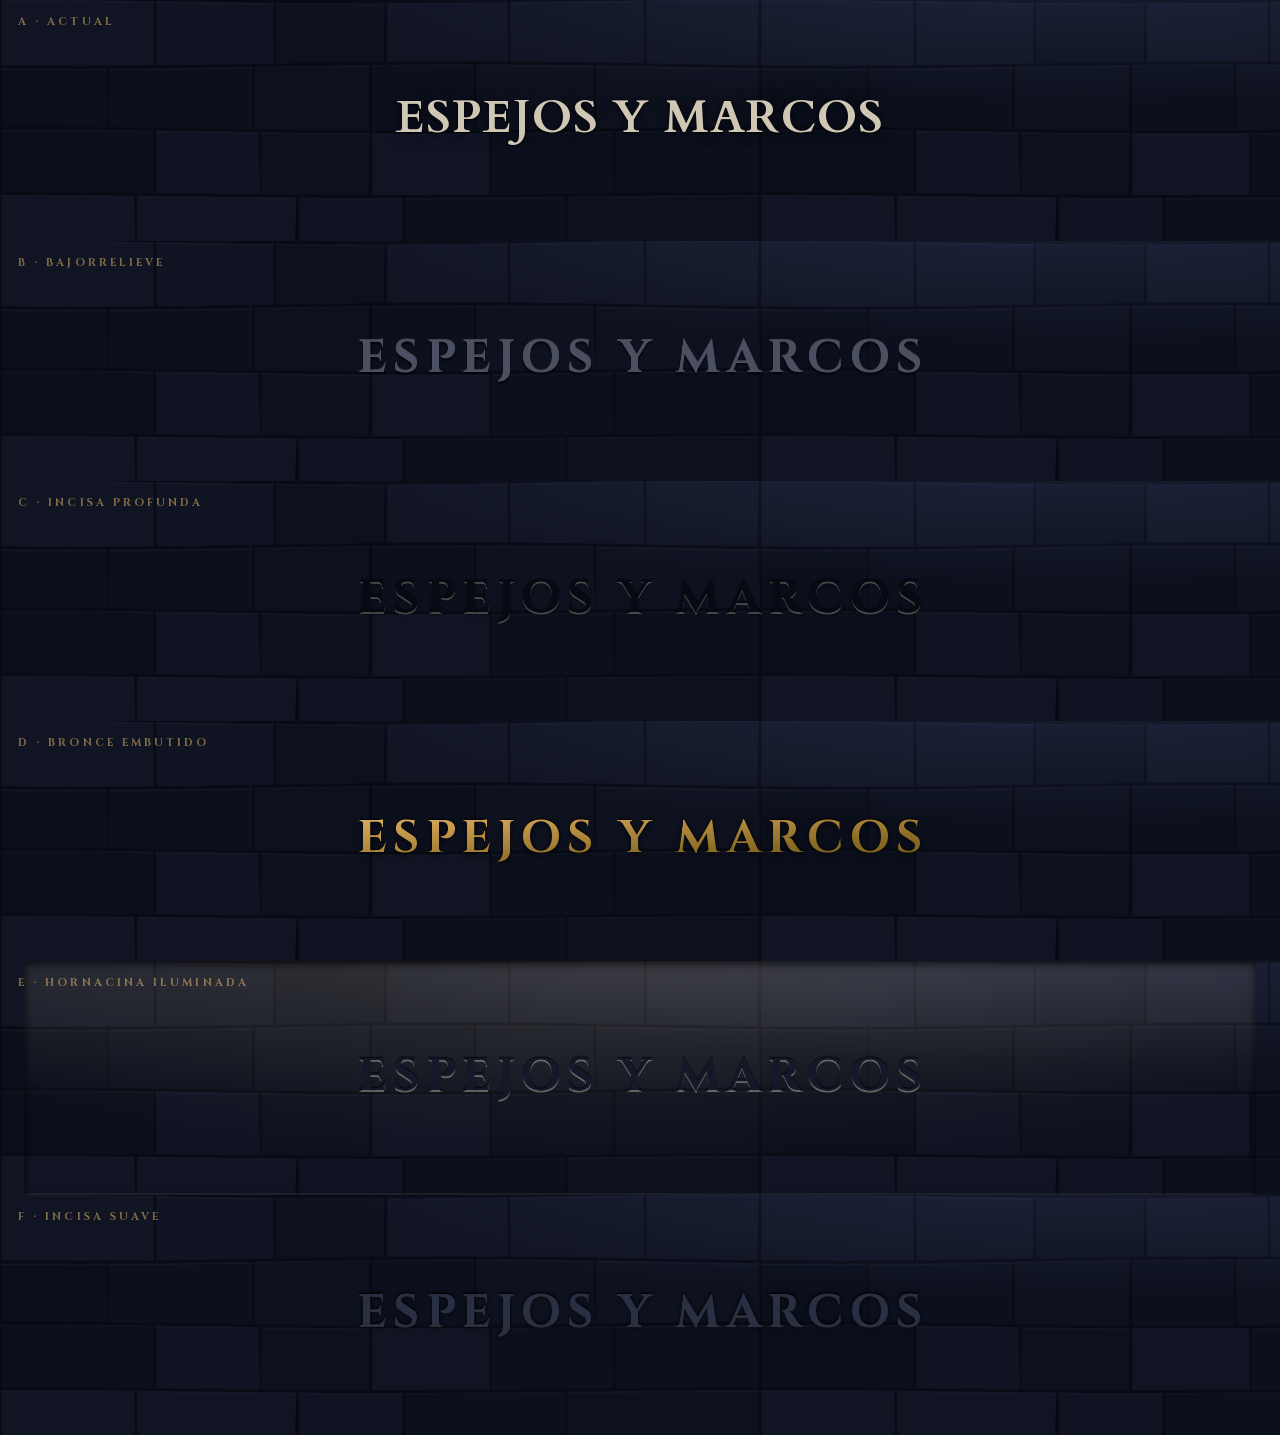
<file: _titulos.html>
<!doctype html>
<html lang="es">
<head>
<meta charset="utf-8">
<meta name="viewport" content="width=device-width, initial-scale=1">
<title>Mortiz · pruebas de titulo</title>
<style>
@font-face {
    font-family: "Cardo";
    src: url("assets/fonts/cardo-400.woff2") format("woff2");
    font-weight: 400;
    font-style: normal;
}
@font-face {
    font-family: "Cardo";
    src: url("assets/fonts/cardo-700.woff2") format("woff2");
    font-weight: 700;
    font-style: normal;
}
@font-face {
    font-family: "Cinzel";
    src: url("assets/fonts/cinzel.woff2") format("woff2");
    font-weight: 400 700;
    font-style: normal;
}

* { box-sizing: border-box; }

body {
    margin: 0;
    background: #04050b;
    color: #cfc6b4;
    font-family: "Cardo", Georgia, serif;
}

.muestra {
    position: relative;
    padding: 86px 24px 92px;
    text-align: center;
    background-color: #070a13;
    background-image: radial-gradient(96% 74% at 84% -4%, rgb(104 120 186 / 0.15), transparent 64%),
        url("assets/img/ui/wall.svg"),
        linear-gradient(180deg, #0c1020 0, #090c17 32%, #06080f 72%, #04050b 100%);
    background-size: auto, 760px 390px, auto;
    background-repeat: no-repeat, repeat, no-repeat;
}

.etiqueta {
    position: absolute;
    top: 14px;
    left: 18px;
    font-family: "Cinzel", serif;
    font-size: 11px;
    font-weight: 700;
    letter-spacing: 0.28em;
    text-transform: uppercase;
    color: #7e6a45;
}

h2 { margin: 0; }

.a h2 {
    font-family: "Cardo", serif;
    font-size: 46px;
    font-weight: 900;
    letter-spacing: 1.1px;
    text-transform: uppercase;
    color: #cfc6b4;
    text-shadow: 0 1px 2px rgb(2 2 6 / 0.9), 0 0 14px rgb(2 2 6 / 0.8);
}

.b h2 {
    font-family: "Cinzel", serif;
    font-size: 46px;
    font-weight: 700;
    letter-spacing: 0.14em;
    text-indent: 0.14em;
    text-transform: uppercase;
    color: #4a5062;
    text-shadow:
        0 -1px 0 rgb(206 196 176 / 0.30),
        0 2px 2px rgb(0 0 0 / 0.80);
}

.c h2 {
    font-family: "Cinzel", serif;
    font-size: 46px;
    font-weight: 700;
    letter-spacing: 0.14em;
    text-indent: 0.14em;
    text-transform: uppercase;
    color: #070a12;
    text-shadow:
        0 -1px 1px rgb(0 0 0 / 0.55),
        0 2px 0 rgb(198 188 168 / 0.34),
        0 3px 3px rgb(0 0 0 / 0.42);
}

.d h2 {
    font-family: "Cinzel", serif;
    font-size: 46px;
    font-weight: 700;
    letter-spacing: 0.14em;
    text-indent: 0.14em;
    text-transform: uppercase;
    background: linear-gradient(176deg, #f0d79a 0%, #c79a4e 34%, #8a6b23 62%, #5b4415 100%);
    -webkit-background-clip: text;
    background-clip: text;
    -webkit-text-fill-color: transparent;
    color: transparent;
    filter:
        drop-shadow(0 -1px 0 rgb(0 0 0 / 0.95))
        drop-shadow(0 2px 3px rgb(0 0 0 / 0.75));
}

.e {
    padding-top: 0;
    padding-bottom: 0;
}

.e .nicho {
    position: relative;
    padding: 84px 24px 88px;
    background-image:
        radial-gradient(120% 140% at 50% 0%, rgb(190 170 130 / 0.14), transparent 62%),
        linear-gradient(180deg, rgb(255 244 214 / 0.07), transparent 58%);
    box-shadow:
        inset 0 3px 8px rgb(0 0 0 / 0.75),
        inset 0 -2px 0 rgb(206 196 176 / 0.10);
}

.e h2 {
    font-family: "Cinzel", serif;
    font-size: 46px;
    font-weight: 700;
    letter-spacing: 0.14em;
    text-indent: 0.14em;
    text-transform: uppercase;
    color: #14192a;
    text-shadow:
        0 -1px 1px rgb(0 0 0 / 0.75),
        0 2px 0 rgb(214 204 184 / 0.42);
}

.f h2 {
    font-family: "Cinzel", serif;
    font-size: 46px;
    font-weight: 700;
    letter-spacing: 0.14em;
    text-indent: 0.14em;
    text-transform: uppercase;
    color: #2a3043;
    text-shadow:
        0 -1px 0 rgb(0 0 0 / 0.9),
        0 -2px 3px rgb(0 0 0 / 0.5),
        0 1px 0 rgb(176 166 148 / 0.26),
        0 2px 4px rgb(0 0 0 / 0.4);
}
</style>
</head>
<body>

<section class="muestra a">
    <span class="etiqueta">A &middot; actual</span>
    <h2>Espejos y Marcos</h2>
</section>

<section class="muestra b">
    <span class="etiqueta">B &middot; bajorrelieve</span>
    <h2>Espejos y Marcos</h2>
</section>

<section class="muestra c">
    <span class="etiqueta">C &middot; incisa profunda</span>
    <h2>Espejos y Marcos</h2>
</section>

<section class="muestra d">
    <span class="etiqueta">D &middot; bronce embutido</span>
    <h2>Espejos y Marcos</h2>
</section>

<section class="muestra e">
    <span class="etiqueta">E &middot; hornacina iluminada</span>
    <div class="nicho">
        <h2>Espejos y Marcos</h2>
    </div>
</section>

<section class="muestra f">
    <span class="etiqueta">F &middot; incisa suave</span>
    <h2>Espejos y Marcos</h2>
</section>

</body>
</html>
</file>
<file: assets/css/styles.css>
@font-face {
    font-family: "Cardo";
    src: url("../fonts/cardo-400.woff2") format("woff2");
    font-weight: 400;
    font-style: normal;
    font-display: swap;
}

@font-face {
    font-family: "Cardo";
    src: url("../fonts/cardo-400-italic.woff2") format("woff2");
    font-weight: 400;
    font-style: italic;
    font-display: swap;
}

@font-face {
    font-family: "Cardo";
    src: url("../fonts/cardo-700.woff2") format("woff2");
    font-weight: 700;
    font-style: normal;
    font-display: swap;
}

@font-face {
    font-family: "Cinzel";
    src: url("../fonts/cinzel.woff2") format("woff2");
    font-weight: 400 700;
    font-style: normal;
    font-display: swap;
}

@font-face {
    font-family: "UnifrakturMaguntia";
    src: url("../fonts/unifraktur-mortiz.woff2") format("woff2");
    font-weight: 400;
    font-style: normal;
    font-display: block;
}

@font-face {
    font-family: "MedievalSharp";
    src: url("../fonts/medievalsharp.woff2") format("woff2");
    font-weight: 400;
    font-style: normal;
    font-display: swap;
}

:root {
    --font-body: "Cardo", Georgia, "Times New Roman", serif;
    --font-head: "Cinzel", Georgia, "Times New Roman", serif;
    --font-display: "UnifrakturMaguntia", "Cinzel", serif;
    --font-carved: "MedievalSharp", "Cinzel", Georgia, serif;

    --background: #04050a;
    --ink: #cfc6b4;
    --ink-strong: #ece3d0;
    --accent: #a8202c;
    --contrast: #f4eee2;

    --gold: #a8891f;
    --gold-soft: #64500f;
    --candle: #c79a4e;
    --stone: #0b0d15;
    --stone-edge: #1d2234;

    --night-veil: 0.34;
    --intro-dusk: 2s;
    --intro-rise: 1.8s;
}

*,
*::before,
*::after {
    box-sizing: border-box;
}

html {
    scroll-behavior: smooth;
    scrollbar-color: var(--stone-edge) var(--stone);
    scrollbar-width: thin;
    scrollbar-gutter: stable;
    -webkit-text-size-adjust: 100%;
}

body {
    display: flex;
    flex-direction: column;
    min-height: 100vh;
    margin: 0;
    color: var(--ink);
    background-color: var(--background);
    font-family: var(--font-body);
    font-size: 16px;
    line-height: 1.5;
    letter-spacing: 0.01em;
}

h1,
h2,
h3 {
    margin: 0;
    color: var(--ink-strong);
    font-family: var(--font-head);
    line-height: 1.2;
    letter-spacing: 0.06em;
}

p {
    margin: 0;
}

ul {
    margin: 0;
    padding: 0;
    list-style: none;
}

a {
    color: inherit;
    text-decoration: none;
}

img,
svg {
    display: block;
    max-width: 100%;
}

::selection {
    background: var(--accent);
    color: var(--contrast);
}

::-webkit-scrollbar {
    width: 8px;
}

::-webkit-scrollbar-track {
    background: linear-gradient(180deg, var(--stone), #06070d);
    box-shadow: inset 0 0 6px rgb(0 0 0 / 0.6);
}

::-webkit-scrollbar-thumb {
    background: var(--stone-edge);
    border: 1px solid var(--stone);
    border-radius: 10px;
}

::-webkit-scrollbar-thumb:hover {
    background: #2c3350;
}

.sprite {
    position: absolute;
    width: 0;
    height: 0;
    overflow: hidden;
}

.container {
    width: 100%;
    margin-inline: auto;
    padding-inline: 0.75rem;
}

@media (min-width: 576px) {
    .container {
        max-width: 540px;
    }
}

@media (min-width: 768px) {
    .container {
        max-width: 720px;
    }
}

@media (min-width: 992px) {
    .container {
        max-width: 960px;
    }
}

@media (min-width: 1200px) {
    .container {
        max-width: 1140px;
    }
}

@media (min-width: 1400px) {
    .container {
        max-width: 1320px;
    }
}

.section {
    overflow: clip;
    scroll-margin-top: 100px;
}

@media (max-width: 1199px) {
    .section {
        scroll-margin-top: 66px;
    }
}

.main {
    display: flex;
    flex: 1 0 auto;
    flex-direction: column;
}

.backdrop,
.backdrop > * {
    position: fixed;
    inset: 0;
    pointer-events: none;
}

.backdrop {
    z-index: -1;
    overflow: hidden;
    background-color: var(--background);
}

.backdrop__sky::after {
    content: "";
    position: absolute;
    inset: 0;
    background: rgb(2 3 8 / var(--night-veil));
}

.backdrop__fog {
    top: auto;
    height: 46vh;
    background: radial-gradient(60% 100% at 20% 100%, rgb(150 132 180 / 0.20), transparent 70%),
    radial-gradient(55% 100% at 62% 100%, rgb(126 110 158 / 0.16), transparent 72%),
    radial-gradient(70% 100% at 95% 100%, rgb(150 132 180 / 0.14), transparent 70%);
    will-change: transform;
    animation: fog-drift 64s ease-in-out infinite alternate;
}

@keyframes fog-drift {
    from {
        transform: translate3d(-6%, 0, 0);
    }
    to {
        transform: translate3d(6%, 0, 0);
    }
}

.sky {
    width: 100%;
    height: 100%;
}

.sky__day,
.sky__dusk,
.sky__sun {
    opacity: 0;
}

.sky__twinkle {
    animation: sky-twinkle 5s ease-in-out infinite;
}

.sky__twinkle--a {
    animation-duration: 4.3s;
    animation-delay: -1.1s;
}

.sky__twinkle--b {
    animation-duration: 6.2s;
    animation-delay: -3.4s;
}

.sky__twinkle--c {
    animation-duration: 7.7s;
    animation-delay: -5.6s;
}

.sky__flicker {
    transform-box: fill-box;
    transform-origin: center;
    animation: sky-flicker 5.4s ease-in-out infinite;
}

.sky__flicker--1 {
    animation-delay: -1.3s;
}

.sky__flicker--2 {
    animation-delay: -4.7s;
}

.sky__flicker--3 {
    animation-delay: -2.1s;
}

.sky__flicker--4 {
    animation-delay: -0.1s;
}

.sky__flicker--5 {
    animation-delay: -4.3s;
}

.sky__flicker--6 {
    animation-delay: -0.5s;
}

.sky__glow {
    animation: sky-glow 7s ease-in-out infinite;
}

.sky__halo {
    animation: sky-halo 11s ease-in-out infinite;
}

@keyframes sky-twinkle {
    0%, 100% {
        opacity: 1;
    }
    50% {
        opacity: 0.4;
    }
}

@keyframes sky-flicker {
    0%, 100% {
        opacity: 0.85;
        transform: scale(1);
    }
    38% {
        opacity: 0.2;
        transform: scale(0.8);
    }
    60% {
        opacity: 1;
        transform: scale(1.12);
    }
}

@keyframes sky-glow {
    0%, 100% {
        opacity: 0.62;
    }
    38% {
        opacity: 0.44;
    }
    61% {
        opacity: 0.70;
    }
    74% {
        opacity: 0.50;
    }
}

@keyframes sky-halo {
    0%, 100% {
        opacity: 0.5;
    }
    50% {
        opacity: 0.72;
    }
}

.atmos {
    position: fixed;
    inset: 0;
    z-index: 9998;
    pointer-events: none;
    background: radial-gradient(128% 98% at 50% 30%, transparent 38%, rgb(2 3 8 / 0.46) 76%, rgb(1 1 4 / 0.88) 100%);
}

.atmos::after {
    content: "";
    position: absolute;
    inset: 0;
    background: url("../img/ui/grain.webp") repeat;
    opacity: 0.22;
}

.hero {
    position: relative;
    display: flex;
    align-items: center;
    min-height: 82vh;
    padding: 172px 0 72px;
    text-align: center;
}

.hero__title {
    margin: 0;
    font-family: var(--font-display);
    font-weight: 400;
    font-size: clamp(64px, 13vw, 168px);
    line-height: 0.94;
    letter-spacing: 0.02em;
    text-shadow: 0 0 18px rgb(232 184 102 / 0.20),
    0 0 62px rgb(168 32 44 / 0.28),
    0 6px 34px rgb(0 0 0 / 0.85);
    animation: candle 6.5s ease-in-out infinite;
}

@keyframes candle {
    0%, 100% {
        opacity: 1;
    }
    42% {
        opacity: 0.93;
    }
    55% {
        opacity: 1;
    }
    71% {
        opacity: 0.96;
    }
}

.hero__sub {
    margin: 10px 0 30px;
    font-family: var(--font-head);
    font-size: 18px;
    font-weight: 700;
    letter-spacing: 0.52em;
    text-indent: 0.52em;
    text-transform: uppercase;
    color: color-mix(in srgb, var(--ink), transparent 22%);
    text-shadow: 0 1px 2px rgb(2 2 6 / 0.9), 0 0 14px rgb(2 2 6 / 0.8);
}

.hero__scroll {
    display: inline-flex;
    flex-direction: column;
    align-items: center;
    gap: 12px;
    margin-top: 56px;
    color: var(--candle);
    filter: drop-shadow(0 0 10px rgb(199 154 78 / 0.55));
    animation: hero-scroll-bob 2.2s ease-in-out infinite;
}

.hero__scroll:hover,
.hero__scroll:focus-visible {
    color: var(--gold);
}

.hero__scroll-line {
    width: 2px;
    height: 44px;
    background: linear-gradient(180deg, transparent, currentColor 55%, currentColor);
}

.hero__scroll-label {
    font-family: var(--font-head);
    font-size: 12px;
    font-weight: 700;
    letter-spacing: 0.34em;
    text-indent: 0.34em;
    text-transform: uppercase;
}

.hero__scroll-icon {
    width: 17px;
    height: 17px;
    fill: none;
    stroke: currentColor;
    stroke-width: 2.6;
    stroke-linecap: round;
    stroke-linejoin: round;
}

@keyframes hero-scroll-bob {
    0%, 100% {
        transform: translateY(0);
        opacity: 0.82;
    }
    50% {
        transform: translateY(14px);
        opacity: 1;
    }
}

@media (max-width: 768px) {
    .hero {
        min-height: 74vh;
        padding-top: 128px;
    }

    .hero__sub {
        letter-spacing: 0.34em;
        text-indent: 0.34em;
    }
}

.gallery {
    position: relative;
    z-index: 0;
    flex: 1 0 auto;
    padding: 0 0 110px;
}

.gallery::before {
    content: "";
    position: absolute;
    top: 0;
    right: 0;
    left: 0;
    z-index: -1;
    height: 176px;
    background: url("../img/ui/parapet.svg") repeat-x center top / auto 176px,
    radial-gradient(140% 110% at 50% 100%, rgb(92 104 158 / 0.14), transparent 72%);
}

.gallery::after {
    content: "";
    position: absolute;
    top: 124px;
    right: 0;
    bottom: 0;
    left: 0;
    z-index: -1;
    background-color: #070a13;
    background-image: radial-gradient(96% 74% at 84% -4%, rgb(104 120 186 / 0.15), transparent 64%),
    url("../img/ui/wall.svg"),
    linear-gradient(180deg, #0c1020 0, #090c17 32%, #06080f 72%, #04050b 100%);
    background-size: auto, 760px 390px, auto;
    background-repeat: no-repeat, repeat, no-repeat;
}

.section-title {
    position: relative;
    padding: 178px 0 50px;
    text-align: center;
}

.section-title h2 {
    margin: 0;
    font-family: var(--font-carved);
    font-size: 52px;
    font-weight: 400;
    letter-spacing: 0.02em;
    color: var(--ink);
    text-shadow: 0 1px 2px rgb(2 2 6 / 0.85);
}

.section-title p {
    font-family: var(--font-body);
    font-size: 22px;
    font-weight: 900;
    letter-spacing: 0.04em;
    color: color-mix(in srgb, var(--ink), transparent 42%);
    text-shadow: 0 1px 2px rgb(2 2 6 / 0.9), 0 0 14px rgb(2 2 6 / 0.8);
}

.catalog {
    display: grid;
    grid-template-columns: repeat(2, 1fr);
    gap: 3rem 1.2rem;
}

@media (min-width: 768px) {
    .catalog {
        gap: 5rem 2.6rem;
    }
}

@media (min-width: 992px) {
    .catalog {
        grid-template-columns: repeat(3, 1fr);
    }
}

@media (min-width: 1200px) {
    .catalog {
        grid-template-columns: repeat(4, 1fr);
    }
}

.art {
    position: relative;
    display: flex;
    flex-direction: column;
    align-items: center;
    height: 100%;
    cursor: pointer;
    isolation: isolate;
}

.art:focus-visible {
    outline: 2px solid var(--gold);
    outline-offset: 6px;
    border-radius: 2px;
}

.art__hanger {
    position: relative;
    z-index: 1;
    width: 100%;
    height: 60px;
    margin-bottom: -25px;
    background: url("../img/ui/picture-hanger.svg") no-repeat center bottom;
    background-size: auto 60px;
}

.art__frame {
    position: relative;
    width: 100%;
    padding: 15.53%;
    transition: transform 0.4s ease;
}

.art__frame::before {
    content: "";
    position: absolute;
    inset: 0;
    z-index: 2;
    background: url("../img/ui/frame-ornate.svg") center / 100% 100% no-repeat;
    pointer-events: none;
}

.art__canvas {
    position: relative;
    z-index: 1;
    overflow: hidden;
    aspect-ratio: 4 / 5;
    background: #04040a;
    box-shadow: inset 0 0 50px rgb(0 0 0 / 0.7);
}

.art__canvas img {
    width: 100%;
    height: 100%;
    object-fit: cover;
    filter: brightness(0.46) contrast(1.3) saturate(0.46) sepia(0.24);
    transform: scale(1.01);
    transition: filter 0.4s ease, transform 0.6s ease;
}

.art:hover .art__frame {
    transform: translateY(-5px);
}

.art:hover .art__canvas img {
    filter: brightness(0.88) contrast(1.1) saturate(0.62) sepia(0.06);
    transform: scale(1.05);
}

.art__caption {
    position: absolute;
    z-index: 2;
    right: 0;
    bottom: 0;
    left: 0;
    padding: 46px 14px 16px;
    text-align: center;
    background: linear-gradient(180deg,
    transparent 0%,
    rgb(3 3 8 / 0.14) 32%,
    rgb(3 3 8 / 0.58) 62%,
    rgb(3 3 8 / 0.86) 100%);
    pointer-events: none;
}

.art__name {
    margin: 0;
    font-family: var(--font-body);
    font-size: 16px;
    font-weight: 800;
    font-style: italic;
    letter-spacing: 0.14em;
    text-indent: 0.14em;
    text-transform: uppercase;
    text-shadow: 0 2px 6px rgb(0 0 0 / 0.9), 0 0 20px rgb(0 0 0 / 0.65);
}

.art__count {
    display: block;
    margin-top: 5px;
    font-size: 12px;
    font-style: italic;
    color: color-mix(in srgb, var(--ink), transparent 24%);
    text-shadow: 0 1px 3px rgb(0 0 0 / 0.85);
}

.art__plaque {
    position: relative;
    display: inline-block;
    margin-top: 38px;
    padding: 12px 26px 13px;
    text-align: center;
    background: linear-gradient(180deg, rgb(160 122 74 / 0.24) 0 2px, transparent 2px,
    transparent calc(100% - 3px), rgb(0 0 0 / 0.38) calc(100% - 3px)),
    linear-gradient(90deg, rgb(0 0 0 / 0.45), transparent 14%, transparent 86%, rgb(0 0 0 / 0.45)),
    linear-gradient(180deg, rgb(69 47 35 / 0.65), rgb(32 21 18 / 0.80)),
    url("../img/ui/wood.svg") repeat;
    background-size: auto, auto, auto, 240px 64px;
    transition: box-shadow 0.3s ease;
}

.art:hover .art__plaque,
.art:focus-visible .art__plaque {
    box-shadow: 0 0 0 1px rgb(91 66 49 / 0.24),
    0 6px 18px rgb(0 0 0 / 0.18);
}

.art__plaque::before,
.art__plaque::after {
    content: "";
    position: absolute;
    z-index: -1;
    bottom: calc(100% - 5px);
    width: 14px;
    height: 68px;
    background: url("../img/ui/chain-v.svg") no-repeat center top;
    background-size: 14px 68px;
    pointer-events: none;
}

.art__plaque::before {
    left: 20%;
}

.art__plaque::after {
    right: 20%;
}

.art__cta {
    position: relative;
    z-index: 2;
    display: inline-flex;
    align-items: center;
    font-family: var(--font-head);
    font-size: 12px;
    font-weight: 600;
    letter-spacing: 0.18em;
    text-transform: uppercase;
    color: #f1d7a9;
    text-shadow: 0 1px 2px rgb(0 0 0 / 0.85), 0 0 12px rgb(116 79 48 / 0.38);
}

@media (max-width: 767px) {
    .gallery::before {
        height: 112px;
        background-size: auto 112px;
    }

    .gallery::after {
        top: 79px;
        background-size: auto, 430px 221px, auto;
    }

    .section-title {
        padding-top: 118px;
    }

    .art__frame {
        padding: 8px;
    }

    .art__hanger {
        height: 42px;
        margin-bottom: -17px;
        background-size: auto 42px;
    }

    .art__caption {
        padding: 30px 8px 10px;
    }

    .art__name {
        font-size: 12px;
        letter-spacing: 0.1em;
        text-indent: 0.1em;
    }

    .art__count {
        margin-top: 3px;
        font-size: 10px;
    }

    .art__plaque {
        margin-top: 30px;
        padding: 8px 12px 9px;
    }

    .art__plaque::before,
    .art__plaque::after {
        width: 11px;
        height: 52px;
        background-size: 11px 52px;
    }

    .art__cta {
        font-size: 10.5px;
        letter-spacing: 0.14em;
    }
}

.view--productos {
    display: none;
}

html[data-vista="productos"] .view--catalogos {
    display: none;
}

html[data-vista="productos"] .view--productos {
    display: block;
}

html[data-vista="productos"] #hero {
    display: none;
}

html[data-transito] .contact-fab {
    opacity: 0;
    transition: opacity 260ms ease;
}

.collection {
    max-width: 1040px;
    margin-inline: auto;
}

.collection__head {
    position: relative;
    isolation: isolate;
    display: flex;
    flex-direction: column;
    align-items: center;
    padding: 178px 0 54px;
    text-align: center;
}

.collection__back {
    position: relative;
    display: inline-flex;
    align-items: center;
    gap: 11px;
    align-self: flex-start;
    margin-bottom: 44px;
    padding: 10px 20px 10px 14px;
    border: 1px solid rgb(91 66 49 / 0.34);
    background: linear-gradient(180deg, rgb(160 122 74 / 0.20) 0 2px, transparent 2px),
    linear-gradient(180deg, rgb(69 47 35 / 0.58), rgb(26 18 15 / 0.82)),
    url("../img/ui/wood.svg") repeat;
    background-size: auto, auto, 240px 64px;
    color: #e8d0a4;
    font-family: var(--font-head);
    font-size: 11px;
    font-weight: 600;
    letter-spacing: 0.2em;
    text-transform: uppercase;
    text-shadow: 0 1px 2px rgb(0 0 0 / 0.85);
    cursor: pointer;
    transition: color 0.3s ease, border-color 0.3s ease, box-shadow 0.3s ease;
}

.collection__back::before,
.collection__back::after {
    content: "";
    position: absolute;
    z-index: -1;
    bottom: calc(100% - 4px);
    width: 18px;
    height: 34px;
    background: url("../img/ui/chain-nail.svg") no-repeat center top;
    background-size: 18px 44px;
    pointer-events: none;
}

.collection__back::before {
    left: 20%;
}

.collection__back::after {
    right: 20%;
}

.collection__back:hover,
.collection__back:focus-visible {
    color: #fbe7bd;
    border-color: rgb(140 104 66 / 0.6);
    box-shadow: 0 0 18px rgb(199 154 78 / 0.18), inset 0 0 22px rgb(199 154 78 / 0.08);
    outline: none;
}

.collection__back-icon {
    width: 15px;
    height: 15px;
    fill: none;
    stroke: currentColor;
    stroke-width: 2.6;
    stroke-linecap: round;
    stroke-linejoin: round;
    transform: rotate(90deg);
}

.collection__title {
    margin: 0;
    font-family: var(--font-carved);
    font-size: clamp(34px, 5.8vw, 52px);
    font-weight: 400;
    letter-spacing: 0.02em;
    color: var(--ink);
    text-shadow: 0 1px 2px rgb(2 2 6 / 0.85);
}

.collection__title:focus {
    outline: none;
}

.collection__count {
    margin-top: 26px;
    padding-top: 18px;
    font-family: var(--font-head);
    font-size: 11px;
    letter-spacing: 0.32em;
    text-indent: 0.32em;
    text-transform: uppercase;
    color: color-mix(in srgb, var(--candle), transparent 38%);
    border-top: 1px solid rgb(120 92 58 / 0.24);
}

.pieces {
    column-count: 2;
    column-gap: 1.1rem;
}

@media (min-width: 768px) {
    .pieces {
        column-count: 3;
        column-gap: 2.2rem;
    }
}

.piece {
    break-inside: avoid;
    margin: 0 0 0.9rem;
    animation: piece-in 640ms cubic-bezier(0.16, 0.8, 0.24, 1) backwards;
    animation-delay: var(--piece-delay, 0ms);
}

@media (min-width: 768px) {
    .piece {
        margin-bottom: 1.5rem;
    }
}

@keyframes piece-in {
    from {
        opacity: 0;
        transform: translate3d(0, var(--piece-rise, 16px), 0);
    }
    to {
        opacity: 1;
        transform: none;
    }
}

.piece__link {
    display: block;
    text-align: center;
    isolation: isolate;
}

.piece__link:focus-visible {
    outline: 2px solid var(--gold);
    outline-offset: 6px;
}

.piece__hanger {
    position: relative;
    z-index: 0;
    height: 38px;
    margin-bottom: -13px;
    pointer-events: none;
}

.piece__hanger::before,
.piece__hanger::after {
    content: "";
    position: absolute;
    top: 0;
    width: 18px;
    height: 38px;
    background: url("../img/ui/chain-nail.svg") no-repeat center top;
    background-size: 18px 44px;
}

.piece__hanger::before {
    left: 24%;
}

.piece__hanger::after {
    right: 24%;
}

.piece__frame {
    position: relative;
    z-index: 1;
    padding: 9px;
    background: linear-gradient(180deg, rgb(160 122 74 / 0.22) 0 1px, transparent 1px,
    transparent calc(100% - 2px), rgb(0 0 0 / 0.42) calc(100% - 2px)),
    linear-gradient(90deg, rgb(0 0 0 / 0.42), transparent 12%, transparent 88%, rgb(0 0 0 / 0.42)),
    linear-gradient(180deg, rgb(62 44 31 / 0.82), rgb(22 16 14 / 0.9)),
    url("../img/ui/wood.svg") repeat;
    background-size: auto, auto, auto, 240px 64px;
    box-shadow: 0 0 0 1px rgb(120 92 58 / 0.2),
    0 16px 30px rgb(0 0 0 / 0.55),
    0 2px 0 rgb(0 0 0 / 0.45);
    transition: transform 0.45s cubic-bezier(0.16, 0.8, 0.24, 1), box-shadow 0.45s ease;
}

.piece__canvas {
    position: relative;
    overflow: hidden;
    background: #04040a;
    box-shadow: inset 0 0 36px rgb(0 0 0 / 0.72);
}

.piece__canvas img {
    width: 100%;
    height: 100%;
    object-fit: cover;
    filter: brightness(0.44) contrast(1.32) saturate(0.44) sepia(0.26);
    transform: scale(1.02);
    transition: filter 0.45s ease, transform 0.7s ease;
}

.piece__link:hover .piece__frame,
.piece__link:focus-visible .piece__frame {
    transform: translateY(-6px);
    box-shadow: 0 0 0 1px rgb(150 116 72 / 0.3),
    0 22px 40px rgb(0 0 0 / 0.62),
    0 0 26px rgb(199 154 78 / 0.14);
}

.piece__link:hover .piece__canvas img,
.piece__link:focus-visible .piece__canvas img {
    filter: brightness(0.9) contrast(1.1) saturate(0.62) sepia(0.06);
    transform: scale(1.06);
}

.piece__cta-icon {
    flex: none;
    width: 1.15em;
    height: 1.15em;
    fill: currentColor;
    opacity: 0.85;
    transform: translateY(-0.08em);
    filter: drop-shadow(0 1px 2px rgb(0 0 0 / 0.7));
}

.piece__caption {
    position: absolute;
    z-index: 2;
    right: 0;
    bottom: 0;
    left: 0;
    padding: 42px 12px 14px;
    text-align: center;
    background: linear-gradient(180deg,
    transparent 0%,
    rgb(3 3 8 / 0.14) 32%,
    rgb(3 3 8 / 0.58) 62%,
    rgb(3 3 8 / 0.86) 100%);
    pointer-events: none;
}

.piece__name {
    margin: 0;
    font-family: var(--font-body);
    font-size: 14px;
    font-weight: 800;
    font-style: italic;
    letter-spacing: 0.13em;
    text-indent: 0.13em;
    text-transform: uppercase;
    text-shadow: 0 2px 6px rgb(0 0 0 / 0.9), 0 0 20px rgb(0 0 0 / 0.65);
}

.piece__plaque {
    position: relative;
    display: inline-block;
    margin-top: 26px;
    padding: 8px 20px 9px;
    text-align: center;
    background: linear-gradient(180deg, rgb(160 122 74 / 0.24) 0 2px, transparent 2px,
    transparent calc(100% - 3px), rgb(0 0 0 / 0.38) calc(100% - 3px)),
    linear-gradient(90deg, rgb(0 0 0 / 0.45), transparent 14%, transparent 86%, rgb(0 0 0 / 0.45)),
    linear-gradient(180deg, rgb(69 47 35 / 0.65), rgb(32 21 18 / 0.80)),
    url("../img/ui/wood.svg") repeat;
    background-size: auto, auto, auto, 240px 64px;
    transition: box-shadow 0.3s ease;
}

.piece__plaque::before,
.piece__plaque::after {
    content: "";
    position: absolute;
    z-index: -1;
    bottom: calc(100% - 4px);
    width: 12px;
    height: 42px;
    background: url("../img/ui/chain-v.svg") no-repeat center top;
    background-size: 12px 58px;
    pointer-events: none;
}

.piece__plaque::before {
    left: 22%;
}

.piece__plaque::after {
    right: 22%;
}

.piece__link:hover .piece__plaque,
.piece__link:focus-visible .piece__plaque {
    box-shadow: 0 0 0 1px rgb(91 66 49 / 0.24), 0 6px 18px rgb(0 0 0 / 0.18);
}

.piece__cta {
    position: relative;
    z-index: 2;
    display: inline-flex;
    align-items: center;
    gap: 0.32em;
    font-family: var(--font-head);
    font-size: 11px;
    font-weight: 600;
    letter-spacing: 0.18em;
    text-transform: uppercase;
    color: #f1d7a9;
    text-shadow: 0 1px 2px rgb(0 0 0 / 0.85), 0 0 12px rgb(116 79 48 / 0.38);
}

.zoomer {
    position: fixed;
    inset: 0;
    z-index: 9999;
    pointer-events: none;
}

.zoomer__veil {
    position: absolute;
    inset: 0;
    opacity: 0;
    background: radial-gradient(120% 100% at 50% 50%, #0a0c17, var(--background) 66%);
}

html[data-transito] {
    overflow: clip;
}

html[data-transito] .main {
    pointer-events: none;
    backface-visibility: hidden;
}

html[data-transito] .sky__twinkle,
html[data-transito] .sky__flicker,
html[data-transito] .sky__glow,
html[data-transito] .sky__halo,
html[data-transito] .backdrop__fog,
html[data-transito] .hero__title,
html[data-transito] .hero__scroll {
    animation-play-state: paused;
}

html[data-transito] #hero {
    visibility: hidden;
}

html[data-transito] .art__canvas {
    box-shadow: none;
}

html[data-transito] .art__frame {
    transform: none;
    transition: none;
}

html[data-transito] .art__canvas img {
    transition: none;
}

html[data-transito] .footer {
    opacity: 0;
    transition: opacity 240ms ease;
}

@media (max-width: 767px) {
    .collection__head {
        padding: 116px 0 40px;
    }

    .collection__back {
        margin-bottom: 34px;
        padding: 8px 14px 8px 10px;
        font-size: 10px;
        letter-spacing: 0.16em;
    }

    .collection__back::before,
    .collection__back::after {
        width: 14px;
        height: 27px;
        background-size: 14px 35px;
    }

    .collection__count {
        margin-top: 18px;
        padding-top: 14px;
        font-size: 10px;
    }

    .piece__hanger {
        height: 30px;
        margin-bottom: -10px;
    }

    .piece__hanger::before,
    .piece__hanger::after {
        width: 14px;
        height: 30px;
        background-size: 14px 35px;
    }

    .piece__frame {
        padding: 6px;
    }

    .piece__caption {
        padding: 28px 8px 10px;
    }

    .piece__name {
        font-size: 11px;
        letter-spacing: 0.09em;
        text-indent: 0.09em;
    }

    .piece__plaque {
        margin-top: 20px;
        padding: 7px 13px 8px;
    }

    .piece__plaque::before,
    .piece__plaque::after {
        width: 10px;
        height: 33px;
        background-size: 10px 48px;
    }

    .piece__cta {
        font-size: 10px;
        letter-spacing: 0.14em;
    }
}

.footer {
    position: relative;
    flex-shrink: 0;
    font-size: 14px;
    padding: 132px 0 70px;
    text-align: center;
    background-color: #070a12;
    background-image: linear-gradient(180deg, transparent 0, rgb(3 4 9 / 0.72) 44%, #030409 100%),
    radial-gradient(62% 72% at 20% 100%, rgb(122 108 156 / 0.13), transparent 72%),
    radial-gradient(56% 68% at 76% 100%, rgb(104 92 138 / 0.10), transparent 74%),
    url("../img/ui/wall.svg"),
    linear-gradient(180deg, #0a0e1a 0, #070a12 100%);
    background-size: 100% 260px, auto, auto, 760px 390px, auto;
    background-position: bottom, bottom, bottom, left 118px, top;
    background-repeat: no-repeat, no-repeat, no-repeat, repeat, no-repeat;
}

.footer::before {
    content: "";
    position: absolute;
    top: 0;
    right: 0;
    left: 0;
    height: 118px;
    background: url("../img/ui/plinth.svg") repeat-x center top / auto 118px;
}

.footer__mark {
    font-family: var(--font-display);
    font-weight: 400;
    font-size: 44px;
    line-height: 1;
    color: color-mix(in srgb, var(--ink-strong), transparent 28%);
    text-shadow: 0 2px 10px rgb(0 0 0 / 0.9), 0 0 30px rgb(199 154 78 / 0.12);
}

.footer__credits {
    margin-top: 14px;
    font-family: var(--font-head);
    font-size: 11px;
    letter-spacing: 0.24em;
    text-transform: uppercase;
    color: color-mix(in srgb, var(--ink), transparent 42%);
    text-shadow: 0 1px 2px rgb(2 2 6 / 0.9), 0 0 14px rgb(2 2 6 / 0.8);
}

.social {
    display: flex;
    justify-content: center;
    gap: 34px;
    margin-top: 30px;
}

.social a {
    display: block;
    color: color-mix(in srgb, var(--ink), transparent 56%);
    transition: color 0.35s ease, filter 0.35s ease;
}

.social a:hover {
    color: var(--candle);
    filter: drop-shadow(0 0 10px rgb(199 154 78 / 0.5));
}

.social svg {
    width: 19px;
    height: 19px;
    fill: currentColor;
}

@media (max-width: 767px) {
    .footer {
        padding-top: 118px;
        background-size: 100% 220px, auto, auto, 430px 221px, auto;
        background-position: bottom, bottom, bottom, left 86px, top;
    }

    .footer::before {
        height: 86px;
        background-size: auto 86px;
    }
}

.contact-fab {
    position: fixed;
    right: 24px;
    bottom: 24px;
    z-index: 99999;
    display: flex;
    align-items: center;
    justify-content: center;
    width: 56px;
    height: 56px;
    border: 1px solid color-mix(in srgb, var(--gold-soft), transparent 15%);
    border-radius: 50%;
    background: radial-gradient(120% 120% at 35% 22%, #4a3a1c, #1c1408 78%);
    box-shadow: inset 2px 2px 4px rgb(0 0 0 / 0.65),
    inset -1px -1px 2px rgb(255 220 150 / 0.18),
    0 8px 18px rgb(0 0 0 / 0.7);
    transition: box-shadow 0.3s ease;
}

.contact-fab:hover,
.contact-fab:focus-visible {
    box-shadow: inset 2px 2px 4px rgb(0 0 0 / 0.65),
    inset -1px -1px 2px rgb(255 220 150 / 0.28),
    0 8px 18px rgb(0 0 0 / 0.7),
    0 0 16px color-mix(in srgb, var(--candle), transparent 65%);
}

.contact-fab::before {
    content: "";
    position: absolute;
    bottom: calc(100% + 10px);
    left: 50%;
    width: 14px;
    height: 20px;
    transform: translateX(-50%);
    background: url("../img/ui/chain-v.svg") no-repeat center top;
    background-size: 14px 68px;
    filter: sepia(0.4) saturate(0.6) brightness(0.85);
    opacity: 0.9;
    pointer-events: none;
}

.contact-fab::after {
    content: "";
    position: absolute;
    inset: 0;
    border-radius: 50%;
    background: url("../img/ui/grain.webp") repeat;
    background-size: 120px;
    opacity: 0.35;
    mix-blend-mode: overlay;
    pointer-events: none;
}

.contact-fab__hook {
    position: absolute;
    bottom: 100%;
    left: 50%;
    width: 26px;
    height: 16px;
    transform: translateX(-50%);
    border: 1px solid color-mix(in srgb, var(--gold-soft), transparent 30%);
    border-radius: 4px 4px 3px 3px;
    background: linear-gradient(180deg, var(--stone-edge), var(--stone));
    box-shadow: 0 3px 6px rgb(0 0 0 / 0.6);
    pointer-events: none;
}

.contact-fab__hook::after {
    content: "";
    position: absolute;
    bottom: -6px;
    left: 50%;
    width: 9px;
    height: 9px;
    transform: translateX(-50%);
    border: 2px solid color-mix(in srgb, var(--gold-soft), transparent 10%);
    border-radius: 50%;
    background: var(--stone);
}

.contact-fab svg {
    position: relative;
    z-index: 1;
    width: 24px;
    height: 24px;
    fill: #cbaa5c;
    filter: drop-shadow(0 1px 0 rgb(255 235 180 / 0.25)) drop-shadow(0 -1px 1px rgb(0 0 0 / 0.6));
}

.js .reveal {
    opacity: 0;
    transform: translate3d(0, 54px, 0);
}

.reveal {
    transition: opacity 600ms cubic-bezier(0.16, 0.8, 0.24, 1),
    transform 600ms cubic-bezier(0.16, 0.8, 0.24, 1);
}

.js .reveal.is-shown {
    opacity: 1;
    transform: none;
}

.catalog > li:nth-child(2) {
    transition-delay: 50ms;
}

.catalog > li:nth-child(3) {
    transition-delay: 100ms;
}

.catalog > li:nth-child(4) {
    transition-delay: 150ms;
}

.catalog > li:nth-child(5) {
    transition-delay: 200ms;
}

.catalog > li:nth-child(6) {
    transition-delay: 250ms;
}

.catalog > li:nth-child(7) {
    transition-delay: 300ms;
}

.catalog > li:nth-child(8) {
    transition-delay: 350ms;
}

@media (max-width: 768px) {
    .catalog > li {
        transition-delay: 0s;
    }
}

html.intro {
    overflow: hidden;
}

html.intro .main,
html.intro .footer {
    opacity: 0;
    pointer-events: none;
}

.main,
.footer {
    transition: opacity 800ms ease;
}

html.intro .hero__title,
html.intro .hero__sub,
html.intro .hero__scroll {
    opacity: 0;
    transform: translate3d(0, 46px, 0);
}

.hero__title,
.hero__sub,
.hero__scroll {
    transition: opacity 1000ms cubic-bezier(0.22, 0.68, 0.24, 1),
    transform 1250ms cubic-bezier(0.16, 0.8, 0.24, 1);
}

.hero__title {
    transition-delay: 80ms;
}

.hero__sub {
    transition-delay: 320ms;
}

.hero__scroll {
    transition-delay: 520ms;
}

html.intro .hero__title,
html.opening .hero__title,
html.intro .hero__scroll,
html.opening .hero__scroll {
    animation: none;
}

html.intro .backdrop {
    opacity: 0;
}

html.dusk .backdrop {
    animation: backdrop-in 1200ms ease forwards;
}

@keyframes backdrop-in {
    from {
        opacity: 0;
    }
    to {
        opacity: 1;
    }
}

html.dusk .backdrop__sky::after {
    animation: veil-fall var(--intro-dusk) ease-in forwards;
}

html.dusk .atmos {
    animation: atmos-fall var(--intro-dusk) ease-in forwards;
}

html.dusk .sky__day {
    animation: cycle-day var(--intro-dusk) ease-in forwards;
}

html.dusk .sky__dusk {
    animation: cycle-dusk var(--intro-dusk) ease-in forwards;
}

html.dusk .sky__body {
    animation: cycle-arc var(--intro-dusk) linear forwards;
}

html.dusk .sky__sun {
    animation: cycle-sun var(--intro-dusk) ease-in forwards;
}

html.dusk .sky__moon {
    animation: cycle-moon var(--intro-dusk) ease-in forwards;
}

html.dusk .sky__stars {
    animation: cycle-night var(--intro-dusk) ease-in forwards;
}

html.dusk .sky__backlight {
    animation: cycle-halo var(--intro-dusk) ease-in forwards;
}

html.dusk .sky__bloom {
    animation: cycle-bloom var(--intro-dusk) ease-in forwards;
}

html.dusk .sky__glass {
    animation: cycle-glass var(--intro-dusk) ease-in forwards;
}

@keyframes veil-fall {
    0% {
        opacity: 0;
    }
    55% {
        opacity: 0.35;
    }
    100% {
        opacity: 1;
    }
}

@keyframes atmos-fall {
    0% {
        opacity: 0.25;
    }
    55% {
        opacity: 0.6;
    }
    100% {
        opacity: 1;
    }
}

@keyframes cycle-day {
    0% {
        opacity: 1;
    }
    38% {
        opacity: 1;
    }
    64% {
        opacity: 0;
    }
    100% {
        opacity: 0;
    }
}

@keyframes cycle-dusk {
    0% {
        opacity: 0;
    }
    34% {
        opacity: 0.2;
    }
    56% {
        opacity: 0.92;
    }
    78% {
        opacity: 0.4;
    }
    100% {
        opacity: 0;
    }
}

@keyframes cycle-night {
    0% {
        opacity: 0;
    }
    52% {
        opacity: 0;
    }
    100% {
        opacity: 1;
    }
}

@keyframes cycle-halo {
    0% {
        opacity: 0;
    }
    58% {
        opacity: 0;
    }
    100% {
        opacity: 0.42;
    }
}

@keyframes cycle-bloom {
    0% {
        opacity: 0;
    }
    58% {
        opacity: 0;
    }
    100% {
        opacity: 0.47;
    }
}

@keyframes cycle-glass {
    0% {
        opacity: 0.12;
    }
    50% {
        opacity: 0.16;
    }
    100% {
        opacity: 1;
    }
}

@keyframes cycle-sun {
    0% {
        opacity: 0.95;
    }
    46% {
        opacity: 0.95;
    }
    70% {
        opacity: 0;
    }
    100% {
        opacity: 0;
    }
}

@keyframes cycle-moon {
    0% {
        opacity: 0;
    }
    58% {
        opacity: 0;
    }
    85% {
        opacity: 1;
    }
    100% {
        opacity: 1;
    }
}

@keyframes cycle-arc {
    0% {
        transform: translate(-928px, 352px);
    }
    20% {
        transform: translate(-728px, 132px);
    }
    40% {
        transform: translate(-488px, -8px);
    }
    60% {
        transform: translate(-288px, 92px);
    }
    75% {
        transform: translate(-168px, 152px);
    }
    100% {
        transform: translate(0, 0);
    }
}

@media (prefers-reduced-motion: reduce) {
    .backdrop__fog,
    .hero__title,
    .hero__scroll,
    .sky__twinkle,
    .sky__flicker,
    .sky__glow,
    .sky__halo {
        animation: none;
    }

    .art__frame,
    .art__canvas img,
    .art__plaque {
        transition: none;
    }

    .art:hover .art__frame {
        transform: none;
    }

    .art:hover .art__canvas img {
        transform: scale(1.01);
    }

    html.intro .hero__title,
    html.intro .hero__sub,
    html.intro .hero__scroll,
    .js .reveal {
        transform: none;
    }

    .piece {
        --piece-rise: 0px;
        animation-duration: 420ms;
    }

    .piece__link:hover .piece__frame,
    .piece__link:focus-visible .piece__frame {
        transform: none;
    }

    .piece__link:hover .piece__canvas img,
    .piece__link:focus-visible .piece__canvas img {
        transform: scale(1.02);
    }
}
</file>
